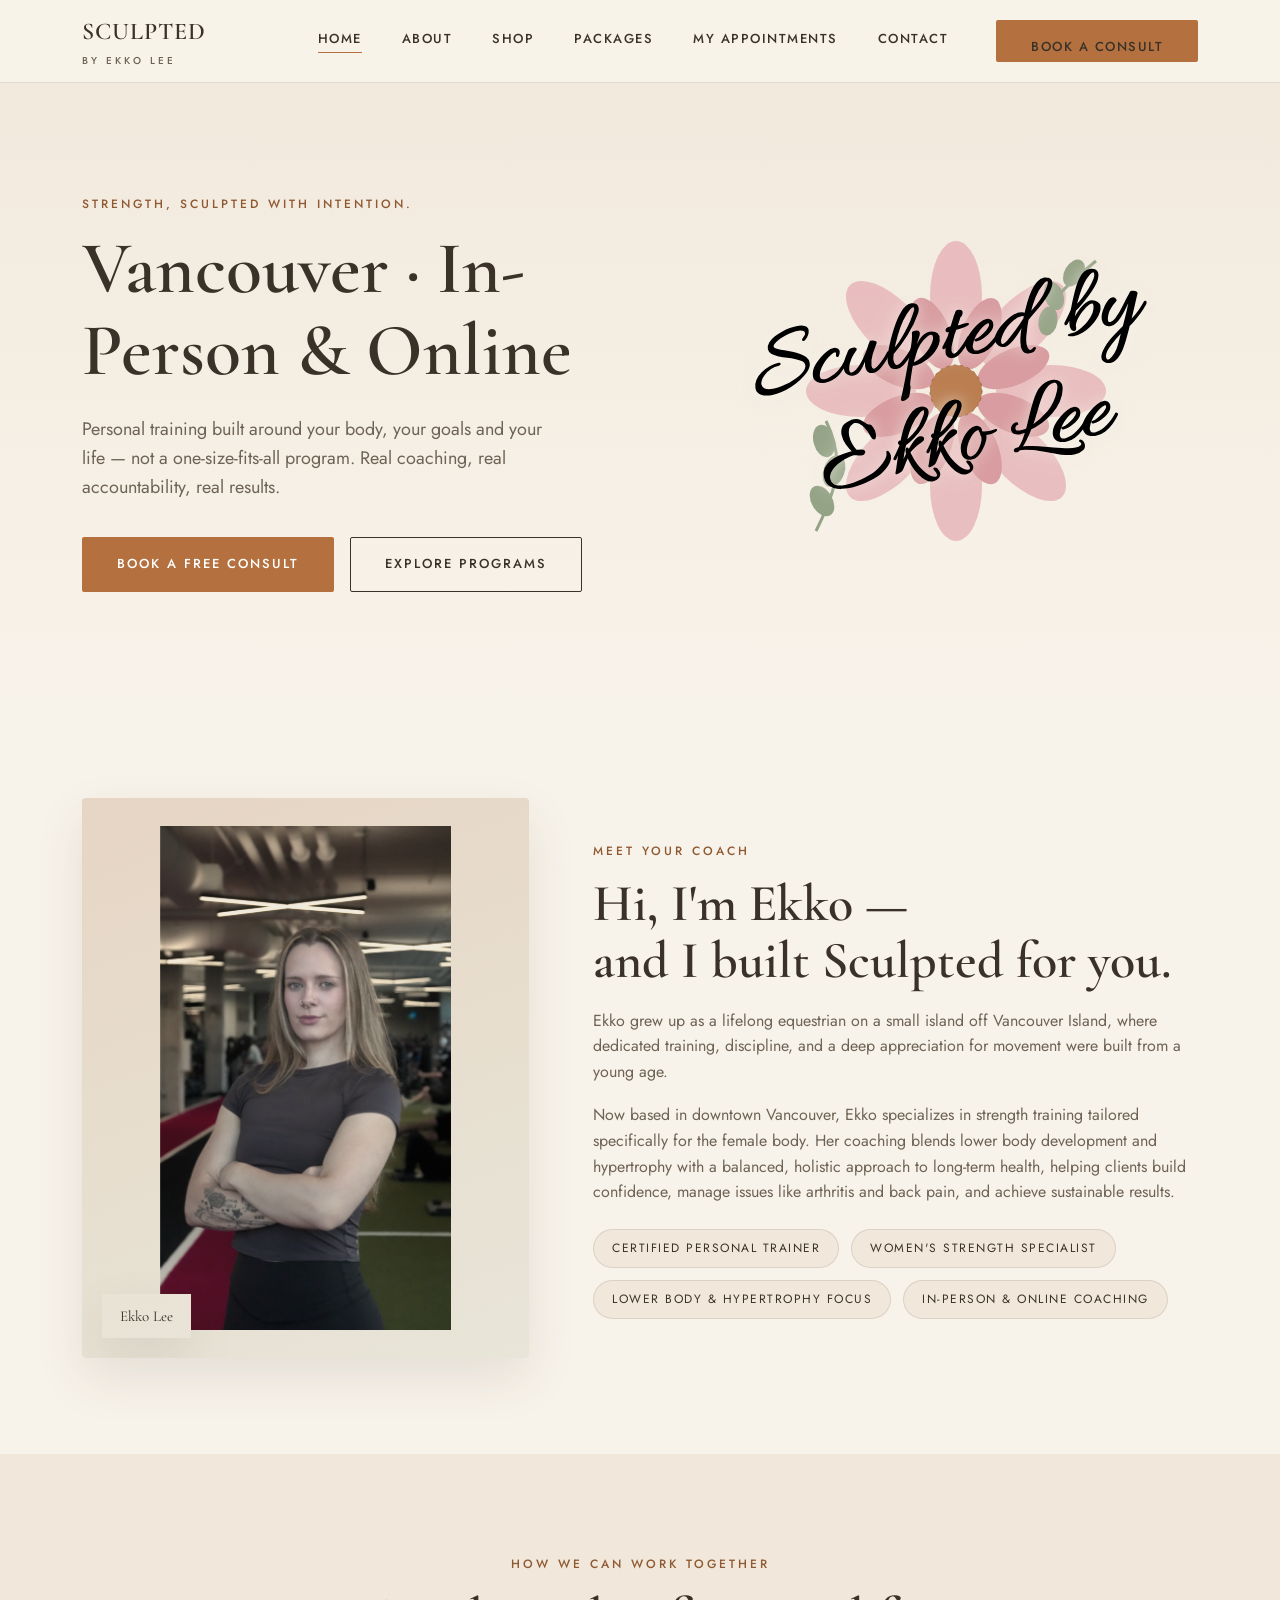
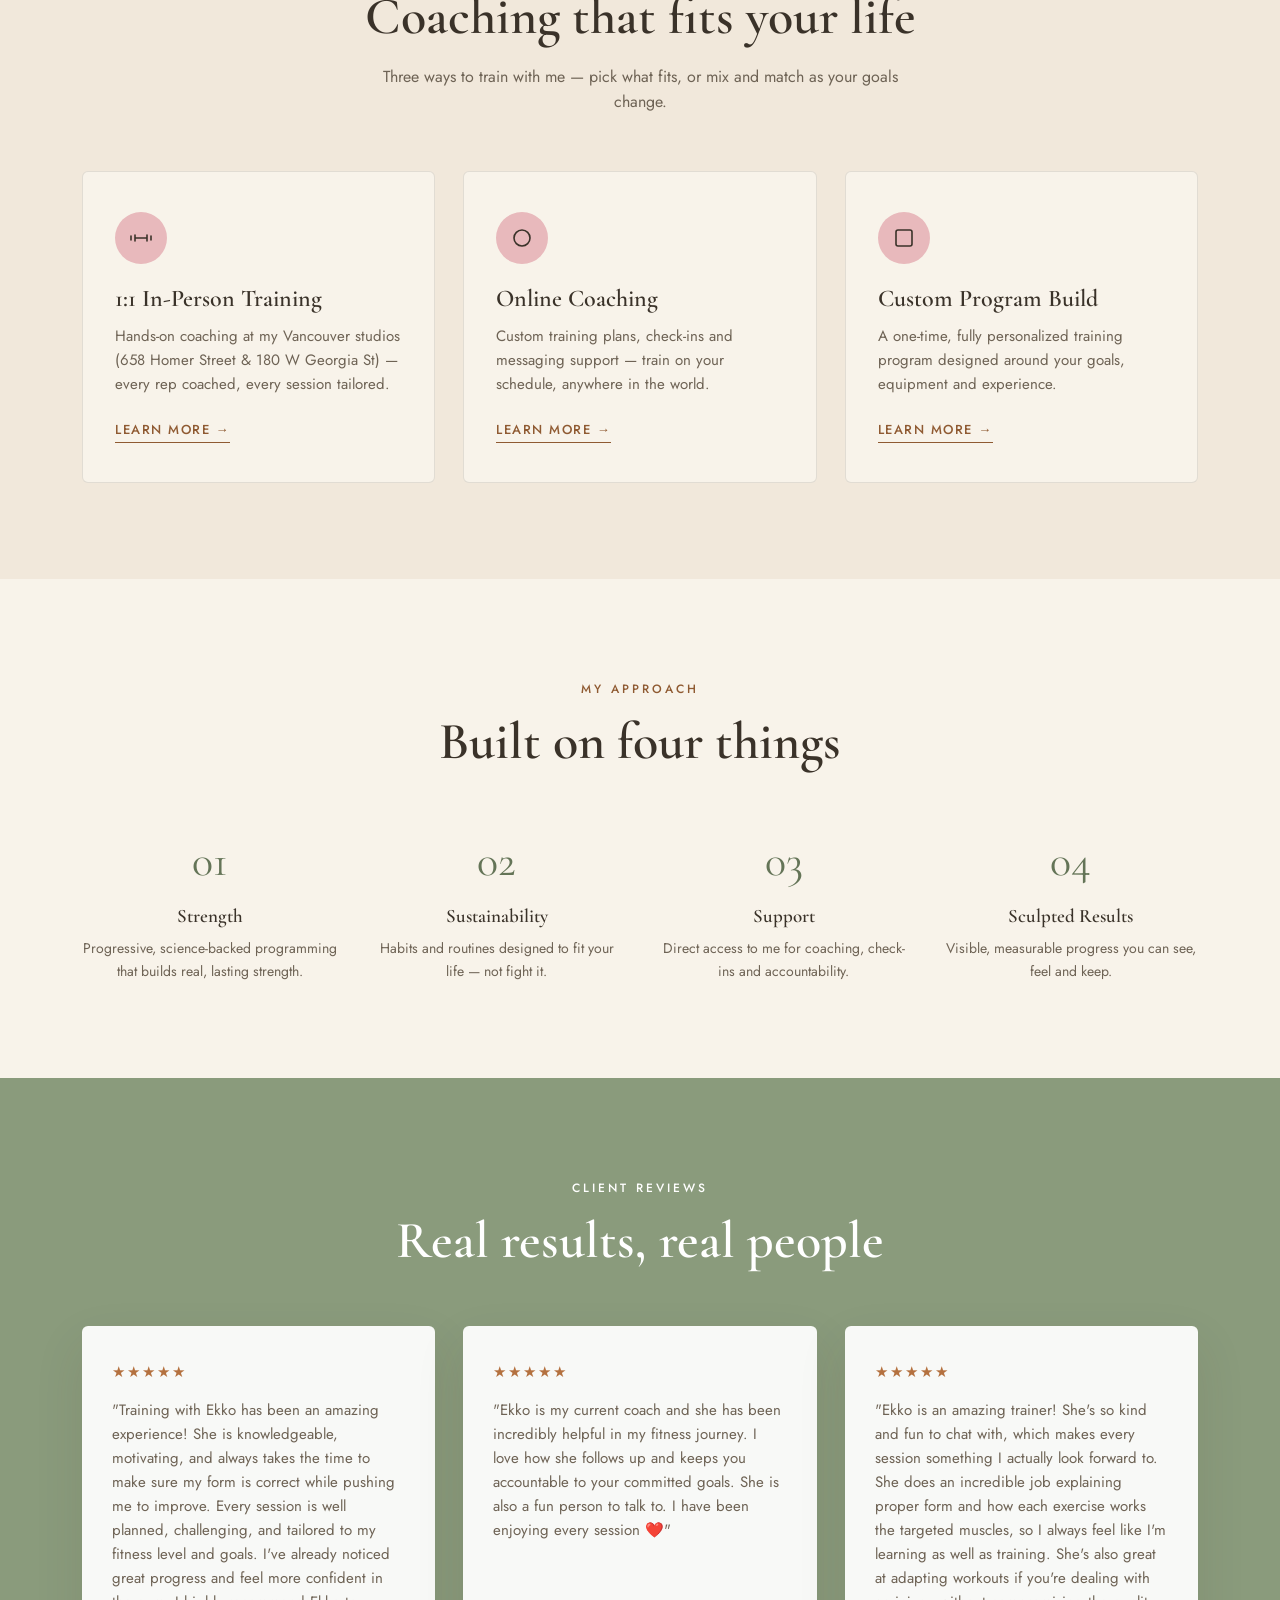
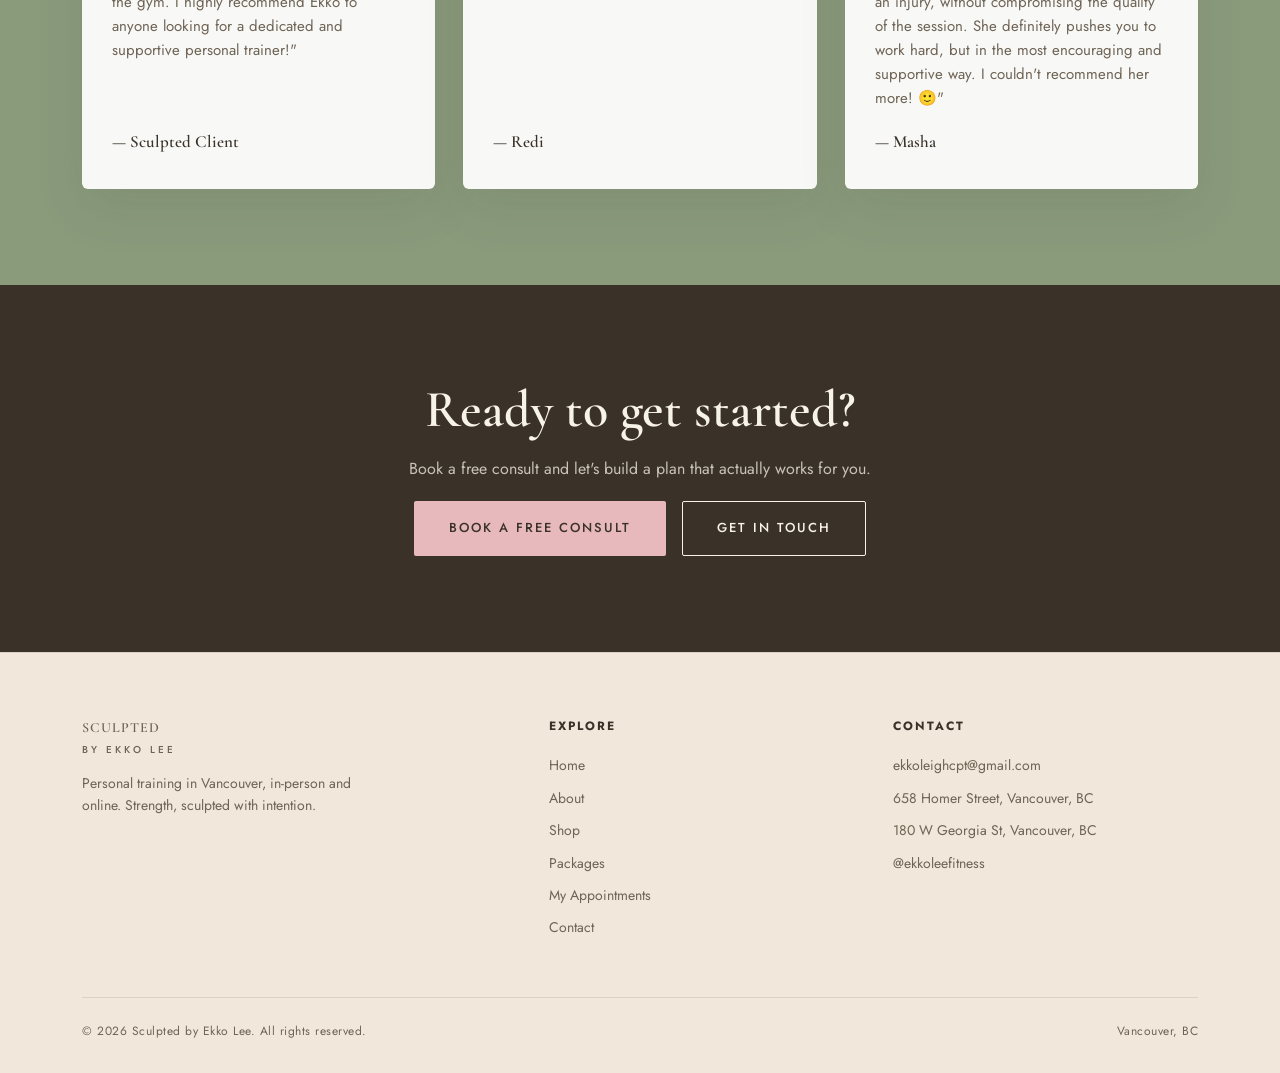
<file: index.html>
<!DOCTYPE html>
<html lang="en">
<head>
<meta charset="UTF-8"/>
<meta name="viewport" content="width=device-width, initial-scale=1.0"/>
<title>Sculpted by Ekko Lee | Personal Training in Vancouver</title>
<meta name="description" content="Sculpted by Ekko Lee — personal training in Vancouver. 1:1 coaching, online programs and custom plans built around real, sustainable strength."/>
<meta name="keywords" content="personal trainer Vancouver, Sculpted by Ekko Lee, online personal training, women's strength coaching, body recomposition, 658 Homer Street, 180 W Georgia St"/>
<meta property="og:title" content="Sculpted by Ekko Lee | Personal Training"/>
<meta property="og:description" content="Personalized strength coaching, in-person and online. Book your free consult today."/>
<meta property="og:type" content="website"/>
<!-- Update og:url / canonical once this site has its own domain -->
<link rel="icon" href="data:image/svg+xml,%3Csvg xmlns='http://www.w3.org/2000/svg' viewBox='0 0 100 100'%3E%3Ctext y='.9em' font-size='90'%3E%F0%9F%8C%B8%3C/text%3E%3C/svg%3E">
<link href="https://fonts.googleapis.com/css2?family=Cormorant+Garamond:wght@500;600;700&family=Jost:wght@400;500;600&family=Allura&display=swap" rel="stylesheet"/>
<link rel="stylesheet" href="styles.css"/>
</head>
<body>

<header class="site-nav">
  <div class="nav-inner">
    <a href="index.html" class="logo">SCULPTED<small>by Ekko Lee</small></a>
    <nav class="nav-links">
      <a href="index.html" class="active">Home</a>
      <a href="index.html#about">About</a>
      <a href="shop.html">Shop</a>
      <a href="packages.html">Packages</a>
      <a href="appointments.html">My Appointments</a>
      <a href="contact.html">Contact</a>
      <a href="contact.html?service=Free%20Consult" class="btn btn-primary nav-cta">Book a Consult</a>
    </nav>
    <button class="nav-toggle" aria-label="Toggle menu"><span></span><span></span><span></span></button>
  </div>
</header>

<!-- ============ HERO ============ -->
<section class="hero">
  <div class="hero-inner">
    <div class="hero-copy">
      <span class="eyebrow">Strength, sculpted with intention.</span>
      <h1>Vancouver &middot; In-Person &amp; Online</h1>
      <p class="hero-sub">Personal training built around your body, your goals and your life — not a one-size-fits-all program. Real coaching, real accountability, real results.</p>
      <div class="hero-actions">
        <a href="contact.html?service=Free%20Consult" class="btn btn-primary">Book a Free Consult</a>
        <a href="shop.html" class="btn btn-outline">Explore Programs</a>
      </div>
    </div>
    <div class="hero-art">
      <!-- Dahlia bloom, inline SVG -->
      <svg width="320" height="320" viewBox="0 0 320 320" fill="none" xmlns="http://www.w3.org/2000/svg" class="botanical" style="position:static;">
        <g transform="translate(160,160)">
          <g>
            <ellipse cx="0" cy="-95" rx="26" ry="55" fill="#E8B9BC"/>
            <ellipse cx="67" cy="-67" rx="26" ry="55" fill="#E8B9BC" transform="rotate(45 67 -67)"/>
            <ellipse cx="95" cy="0" rx="26" ry="55" fill="#E8B9BC" transform="rotate(90 95 0)"/>
            <ellipse cx="67" cy="67" rx="26" ry="55" fill="#E8B9BC" transform="rotate(135 67 67)"/>
            <ellipse cx="0" cy="95" rx="26" ry="55" fill="#E8B9BC" transform="rotate(180 0 95)"/>
            <ellipse cx="-67" cy="67" rx="26" ry="55" fill="#E8B9BC" transform="rotate(225 -67 67)"/>
            <ellipse cx="-95" cy="0" rx="26" ry="55" fill="#E8B9BC" transform="rotate(270 -95 0)"/>
            <ellipse cx="-67" cy="-67" rx="26" ry="55" fill="#E8B9BC" transform="rotate(315 -67 -67)"/>
          </g>
          <g transform="rotate(22.5)">
            <ellipse cx="0" cy="-62" rx="18" ry="38" fill="#D69499"/>
            <ellipse cx="44" cy="-44" rx="18" ry="38" fill="#D69499" transform="rotate(45 44 -44)"/>
            <ellipse cx="62" cy="0" rx="18" ry="38" fill="#D69499" transform="rotate(90 62 0)"/>
            <ellipse cx="44" cy="44" rx="18" ry="38" fill="#D69499" transform="rotate(135 44 44)"/>
            <ellipse cx="0" cy="62" rx="18" ry="38" fill="#D69499" transform="rotate(180 0 62)"/>
            <ellipse cx="-44" cy="44" rx="18" ry="38" fill="#D69499" transform="rotate(225 -44 44)"/>
            <ellipse cx="-62" cy="0" rx="18" ry="38" fill="#D69499" transform="rotate(270 -62 0)"/>
            <ellipse cx="-44" cy="-44" rx="18" ry="38" fill="#D69499" transform="rotate(315 -44 -44)"/>
          </g>
          <circle r="26" fill="#B4713F"/>
          <circle r="26" fill="none" stroke="#8F5A32" stroke-width="1" stroke-dasharray="3 4"/>
        </g>
        <!-- eucalyptus sprigs -->
        <g stroke="#8A9B7C" stroke-width="3" fill="#8A9B7C">
          <path d="M20 300 C 40 260, 50 230, 30 190" fill="none"/>
          <ellipse cx="26" cy="270" rx="9" ry="15" transform="rotate(-30 26 270)"/>
          <ellipse cx="38" cy="240" rx="9" ry="15" transform="rotate(20 38 240)"/>
          <ellipse cx="28" cy="210" rx="9" ry="15" transform="rotate(-15 28 210)"/>
          <path d="M300 30 C 270 55, 250 70, 250 100" fill="none"/>
          <ellipse cx="278" cy="42" rx="8" ry="13" transform="rotate(30 278 42)"/>
          <ellipse cx="258" cy="65" rx="8" ry="13" transform="rotate(-20 258 65)"/>
          <ellipse cx="252" cy="90" rx="8" ry="13" transform="rotate(10 252 90)"/>
        </g>
      </svg>
      <div class="hero-art-script">Sculpted by Ekko Lee</div>
    </div>
  </div>
</section>

<!-- ============ ABOUT ============ -->
<section class="about" id="about">
  <div class="container about-grid">
    <div class="about-photo">
      <img src="assets/ekko.jpg" alt="Ekko Lee, personal trainer"/>
      <div class="frame-tag">Ekko Lee</div>
    </div>
    <div class="about-copy">
      <span class="eyebrow">Meet Your Coach</span>
      <h2 class="section-title">Hi, I'm Ekko —<br/>and I built Sculpted for you.</h2>
      <p>Ekko grew up as a lifelong equestrian on a small island off Vancouver Island, where dedicated training, discipline, and a deep appreciation for movement were built from a young age.</p>
      <p>Now based in downtown Vancouver, Ekko specializes in strength training tailored specifically for the female body. Her coaching blends lower body development and hypertrophy with a balanced, holistic approach to long-term health, helping clients build confidence, manage issues like arthritis and back pain, and achieve sustainable results.</p>
      <div class="credentials">
        <span class="credential-pill">Certified Personal Trainer</span>
        <span class="credential-pill">Women's Strength Specialist</span>
        <span class="credential-pill">Lower Body &amp; Hypertrophy Focus</span>
        <span class="credential-pill">In-Person &amp; Online Coaching</span>
      </div>
    </div>
  </div>
</section>

<!-- ============ SERVICES ============ -->
<section class="services">
  <div class="container center" style="max-width:640px;">
    <span class="eyebrow">How We Can Work Together</span>
    <h2 class="section-title">Coaching that fits your life</h2>
    <p class="section-sub center">Three ways to train with me — pick what fits, or mix and match as your goals change.</p>
  </div>
  <div class="container">
    <div class="card-grid">
      <div class="service-card">
        <div class="icon">
          <svg width="24" height="24" viewBox="0 0 24 24" fill="none"><path d="M6 9v6M18 9v6M2 10v4M22 10v4M6 12h12" stroke="#3A3229" stroke-width="1.6" stroke-linecap="round" stroke-linejoin="round"/></svg>
        </div>
        <h3>1:1 In-Person Training</h3>
        <p>Hands-on coaching at my Vancouver studios (658 Homer Street &amp; 180 W Georgia St) — every rep coached, every session tailored.</p>
        <a href="packages.html#in-person-pricing">Learn more →</a>
      </div>
      <div class="service-card">
        <div class="icon">
          <svg width="24" height="24" viewBox="0 0 24 24" fill="none"><circle cx="12" cy="12" r="8" stroke="#3A3229" stroke-width="1.6"/></svg>
        </div>
        <h3>Online Coaching</h3>
        <p>Custom training plans, check-ins and messaging support — train on your schedule, anywhere in the world.</p>
        <a href="shop.html#online">Learn more →</a>
      </div>
      <div class="service-card">
        <div class="icon">
          <svg width="24" height="24" viewBox="0 0 24 24" fill="none"><rect x="4" y="4" width="16" height="16" rx="2" stroke="#3A3229" stroke-width="1.6"/></svg>
        </div>
        <h3>Custom Program Build</h3>
        <p>A one-time, fully personalized training program designed around your goals, equipment and experience.</p>
        <a href="packages.html#custom-pricing">Learn more →</a>
      </div>
    </div>
  </div>
</section>

<!-- ============ PILLARS ============ -->
<section class="pillars">
  <div class="container center" style="max-width:640px;">
    <span class="eyebrow">My Approach</span>
    <h2 class="section-title">Built on four things</h2>
  </div>
  <div class="container">
    <div class="pillar-grid">
      <div class="pillar"><div class="pillar-num">01</div><h4>Strength</h4><p>Progressive, science-backed programming that builds real, lasting strength.</p></div>
      <div class="pillar"><div class="pillar-num">02</div><h4>Sustainability</h4><p>Habits and routines designed to fit your life — not fight it.</p></div>
      <div class="pillar"><div class="pillar-num">03</div><h4>Support</h4><p>Direct access to me for coaching, check-ins and accountability.</p></div>
      <div class="pillar"><div class="pillar-num">04</div><h4>Sculpted Results</h4><p>Visible, measurable progress you can see, feel and keep.</p></div>
    </div>
  </div>
</section>

<!-- ============ REVIEWS ============ -->
<section class="reviews">
  <div class="container center" style="max-width:640px;">
    <span class="eyebrow" style="color:#fff;">Client Reviews</span>
    <h2 class="section-title" style="color:#fff;">Real results, real people</h2>
  </div>
  <div class="container">
    <div class="review-grid">
      <div class="review-card">
        <div class="review-stars">★★★★★</div>
        <p>"Training with Ekko has been an amazing experience! She is knowledgeable, motivating, and always takes the time to make sure my form is correct while pushing me to improve. Every session is well planned, challenging, and tailored to my fitness level and goals. I've already noticed great progress and feel more confident in the gym. I highly recommend Ekko to anyone looking for a dedicated and supportive personal trainer!"</p>
        <span class="review-name">— Sculpted Client</span>
      </div>
      <div class="review-card">
        <div class="review-stars">★★★★★</div>
        <p>"Ekko is my current coach and she has been incredibly helpful in my fitness journey. I love how she follows up and keeps you accountable to your committed goals. She is also a fun person to talk to. I have been enjoying every session ❤️"</p>
        <span class="review-name">— Redi</span>
      </div>
      <div class="review-card">
        <div class="review-stars">★★★★★</div>
        <p>"Ekko is an amazing trainer! She's so kind and fun to chat with, which makes every session something I actually look forward to. She does an incredible job explaining proper form and how each exercise works the targeted muscles, so I always feel like I'm learning as well as training. She's also great at adapting workouts if you're dealing with an injury, without compromising the quality of the session. She definitely pushes you to work hard, but in the most encouraging and supportive way. I couldn't recommend her more! 🙂"</p>
        <span class="review-name">— Masha</span>
      </div>
    </div>
  </div>
</section>

<!-- ============ CTA ============ -->
<section class="cta-banner">
  <div class="container center" style="max-width:640px;">
    <h2 class="section-title">Ready to get started?</h2>
    <p class="section-sub">Book a free consult and let's build a plan that actually works for you.</p>
    <div class="cta-actions">
      <a href="contact.html?service=Free%20Consult" class="btn btn-blush">Book a Free Consult</a>
      <a href="contact.html" class="btn btn-outline" style="border-color:var(--cream);color:var(--cream);">Get in Touch</a>
    </div>
  </div>
</section>

<!-- ============ FOOTER ============ -->
<footer>
  <div class="container">
    <div class="footer-grid">
      <div class="footer-brand">
        <a href="index.html" class="logo">SCULPTED<small>by Ekko Lee</small></a>
        <p>Personal training in Vancouver, in-person and online. Strength, sculpted with intention.</p>
      </div>
      <div>
        <h5>Explore</h5>
        <a href="index.html">Home</a>
        <a href="index.html#about">About</a>
        <a href="shop.html">Shop</a>
        <a href="packages.html">Packages</a>
        <a href="appointments.html">My Appointments</a>
        <a href="contact.html">Contact</a>
      </div>
      <div>
        <h5>Contact</h5>
        <a href="mailto:ekkoleighcpt@gmail.com">ekkoleighcpt@gmail.com</a>
        <a href="contact.html">658 Homer Street, Vancouver, BC</a>
        <a href="contact.html">180 W Georgia St, Vancouver, BC</a>
        <!-- TODO: swap in real Instagram handle -->
        <a href="https://www.instagram.com/ekkoleefitness/" target="_blank" rel="noopener">@ekkoleefitness</a>
      </div>
    </div>
    <div class="footer-bottom">
      <span>&copy; 2026 Sculpted by Ekko Lee. All rights reserved.</span>
      <span>Vancouver, BC</span>
    </div>
  </div>
</footer>

<script src="script.js"></script>
</body>
</html>
</file>
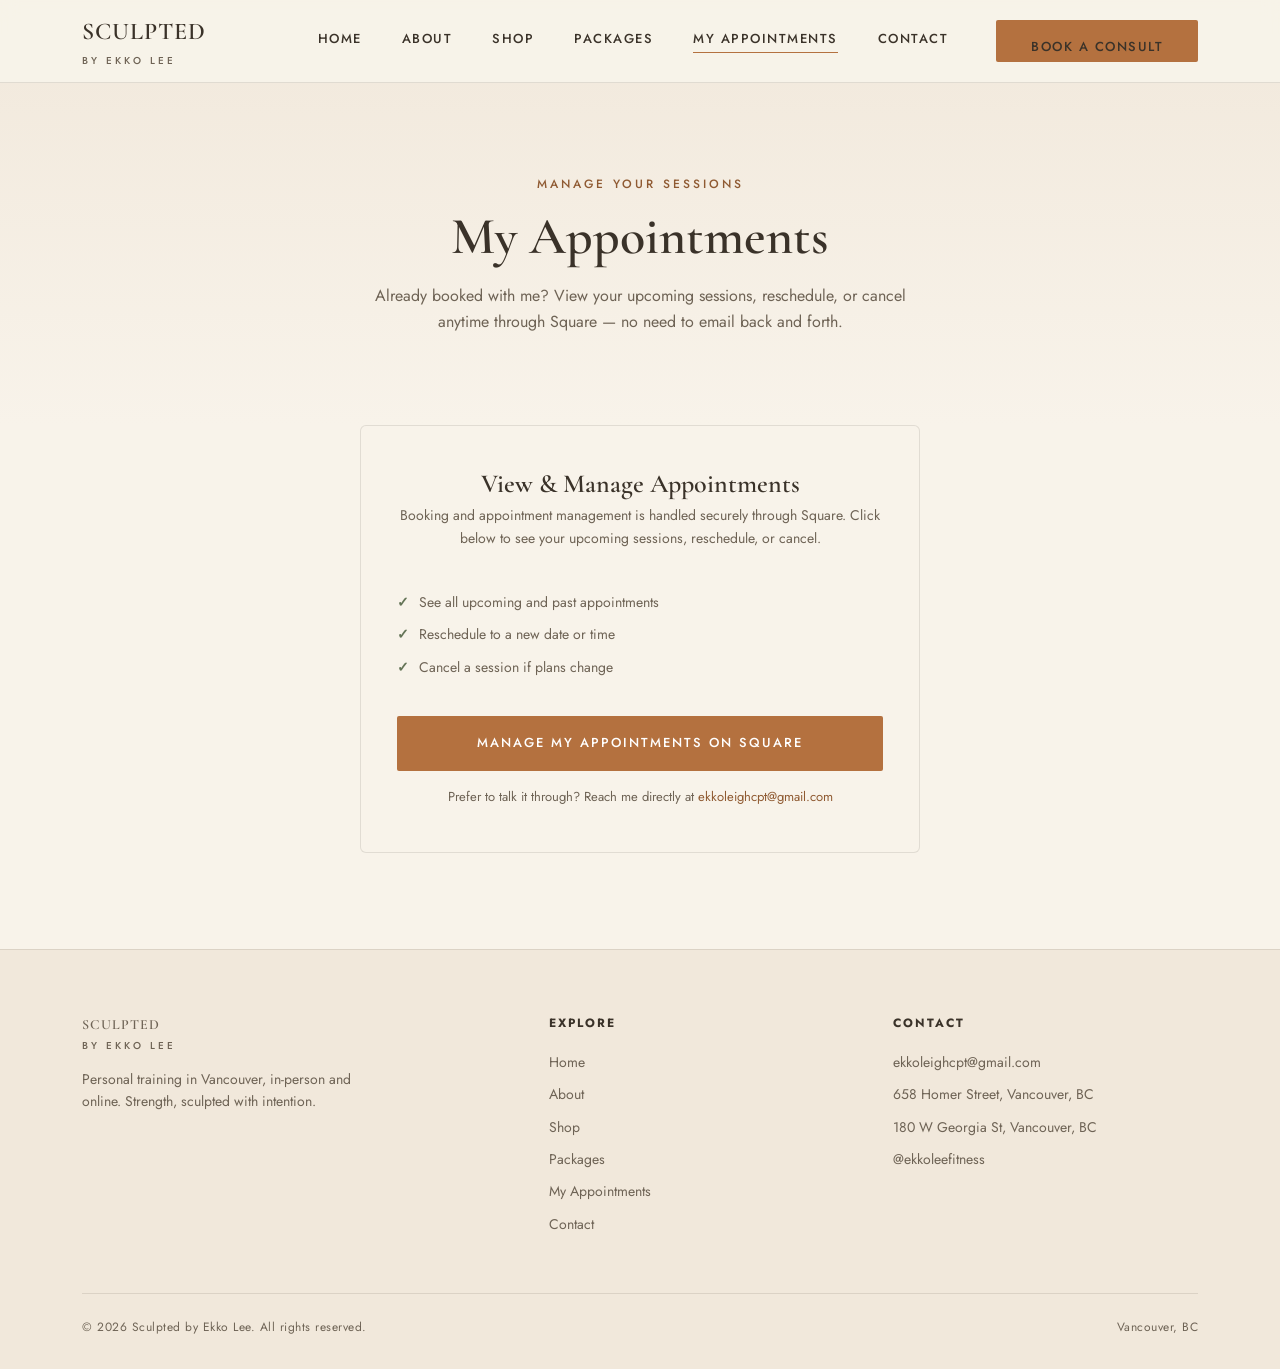
<file: appointments.html>
<!DOCTYPE html>
<html lang="en">
<head>
<meta charset="UTF-8"/>
<meta name="viewport" content="width=device-width, initial-scale=1.0"/>
<title>My Appointments | Sculpted by Ekko Lee</title>
<meta name="description" content="View, reschedule or cancel your training appointments with Ekko Lee via Square."/>
<link rel="icon" href="data:image/svg+xml,%3Csvg xmlns='http://www.w3.org/2000/svg' viewBox='0 0 100 100'%3E%3Ctext y='.9em' font-size='90'%3E%F0%9F%8C%B8%3C/text%3E%3C/svg%3E">
<link href="https://fonts.googleapis.com/css2?family=Cormorant+Garamond:wght@500;600;700&family=Jost:wght@400;500;600&display=swap" rel="stylesheet"/>
<link rel="stylesheet" href="styles.css"/>
</head>
<body>

<header class="site-nav">
  <div class="nav-inner">
    <a href="index.html" class="logo">SCULPTED<small>by Ekko Lee</small></a>
    <nav class="nav-links">
      <a href="index.html">Home</a>
      <a href="index.html#about">About</a>
      <a href="shop.html">Shop</a>
      <a href="packages.html">Packages</a>
      <a href="appointments.html" class="active">My Appointments</a>
      <a href="contact.html">Contact</a>
      <a href="contact.html?service=Free%20Consult" class="btn btn-primary nav-cta">Book a Consult</a>
    </nav>
    <button class="nav-toggle" aria-label="Toggle menu"><span></span><span></span><span></span></button>
  </div>
</header>

<section class="page-header">
  <div class="container center" style="max-width:640px;">
    <span class="eyebrow">Manage Your Sessions</span>
    <h1 class="section-title">My Appointments</h1>
    <p class="section-sub center">Already booked with me? View your upcoming sessions, reschedule, or cancel anytime through Square — no need to email back and forth.</p>
  </div>
</section>

<section style="padding-top:0;">
  <div class="container">
    <div class="offer-card" style="max-width:560px;margin:0 auto;text-align:center;">
      <h3>View &amp; Manage Appointments</h3>
      <p style="color:var(--ink-light);font-size:14px;margin-bottom:24px;">Booking and appointment management is handled securely through Square. Click below to see your upcoming sessions, reschedule, or cancel.</p>
      <ul style="text-align:left;">
        <li>See all upcoming and past appointments</li>
        <li>Reschedule to a new date or time</li>
        <li>Cancel a session if plans change</li>
      </ul>
      <a href="https://squareup.com/appointments/book/LBD7P65WY6WTE" target="_blank" rel="noopener" class="btn btn-primary btn-block">Manage My Appointments on Square</a>
      <p class="form-note">Prefer to talk it through? Reach me directly at <a href="mailto:ekkoleighcpt@gmail.com" style="color:var(--clay-dark);">ekkoleighcpt@gmail.com</a></p>
    </div>
  </div>
</section>

<footer>
  <div class="container">
    <div class="footer-grid">
      <div class="footer-brand">
        <a href="index.html" class="logo">SCULPTED<small>by Ekko Lee</small></a>
        <p>Personal training in Vancouver, in-person and online. Strength, sculpted with intention.</p>
      </div>
      <div>
        <h5>Explore</h5>
        <a href="index.html">Home</a>
        <a href="index.html#about">About</a>
        <a href="shop.html">Shop</a>
        <a href="packages.html">Packages</a>
        <a href="appointments.html">My Appointments</a>
        <a href="contact.html">Contact</a>
      </div>
      <div>
        <h5>Contact</h5>
        <a href="mailto:ekkoleighcpt@gmail.com">ekkoleighcpt@gmail.com</a>
        <a href="contact.html">658 Homer Street, Vancouver, BC</a>
        <a href="contact.html">180 W Georgia St, Vancouver, BC</a>
        <a href="https://www.instagram.com/ekkoleefitness/" target="_blank" rel="noopener">@ekkoleefitness</a>
      </div>
    </div>
    <div class="footer-bottom">
      <span>&copy; 2026 Sculpted by Ekko Lee. All rights reserved.</span>
      <span>Vancouver, BC</span>
    </div>
  </div>
</footer>

<script src="script.js"></script>
</body>
</html>
</file>
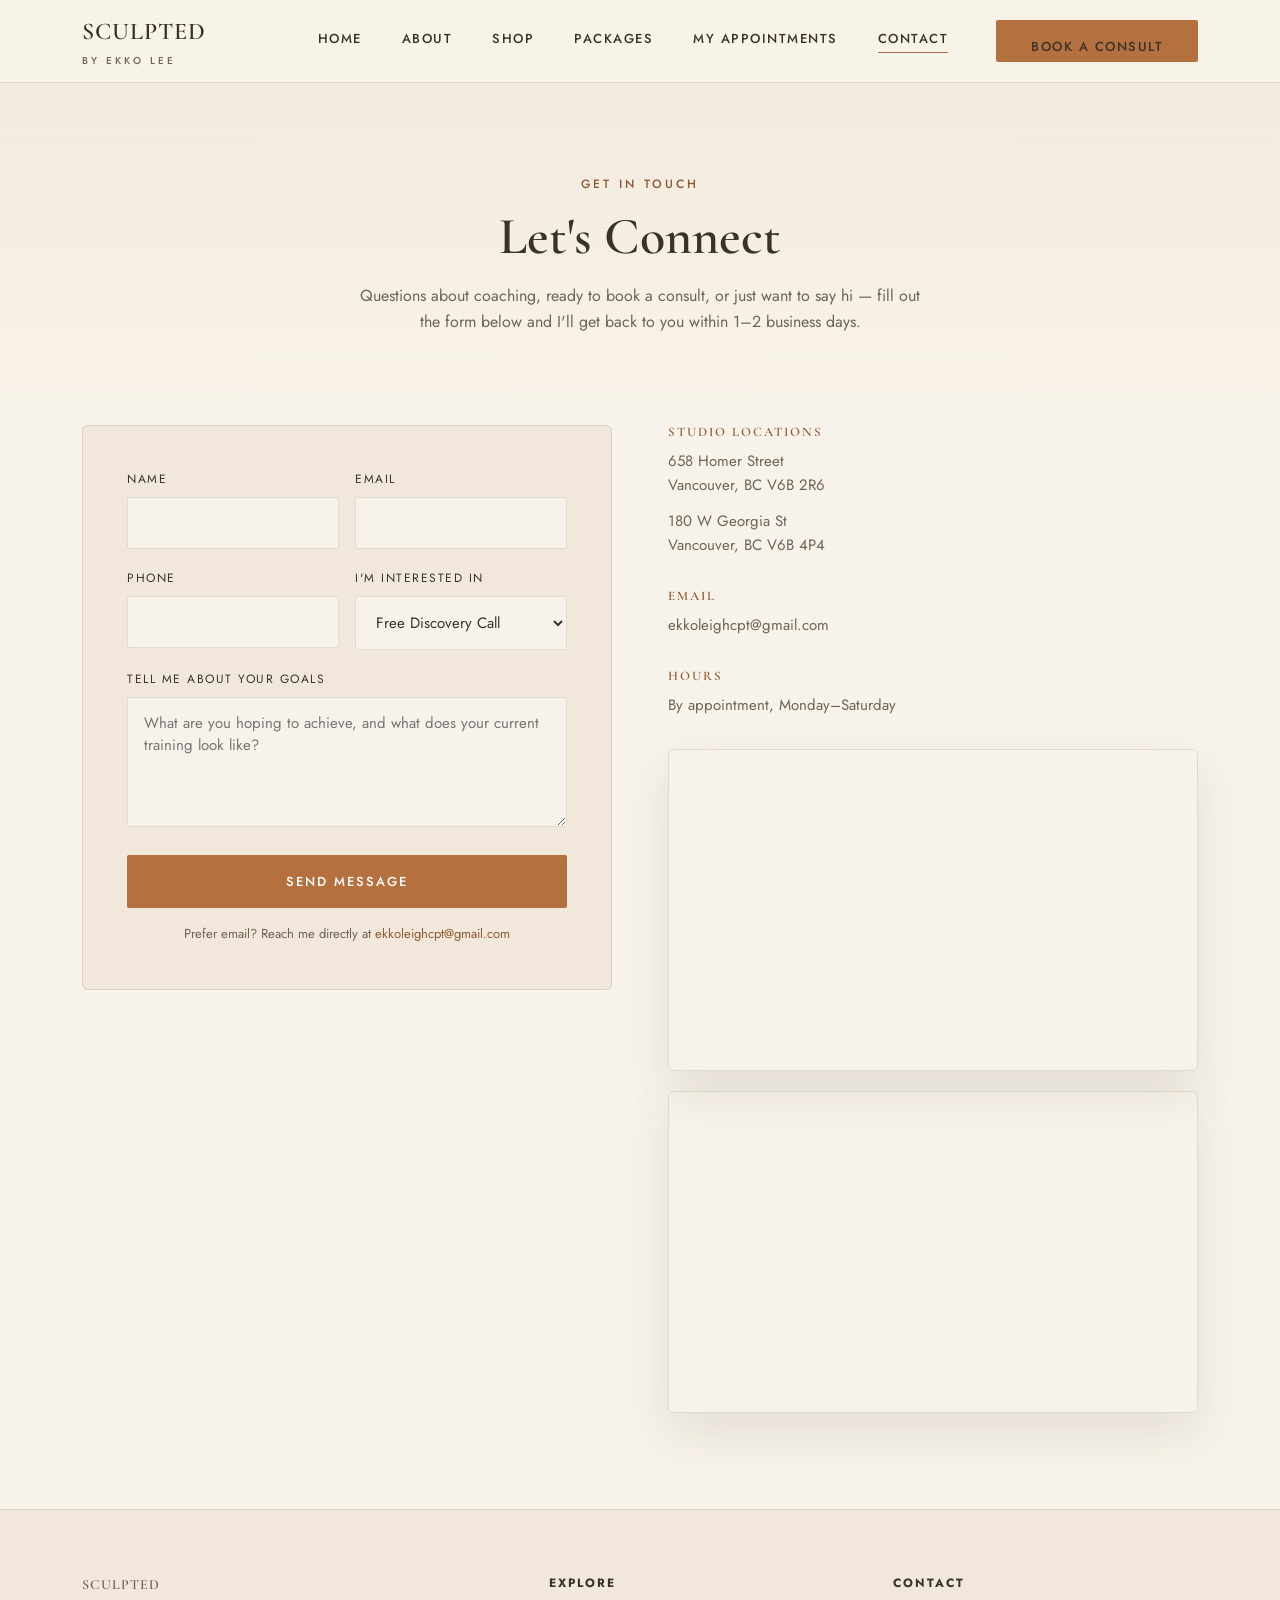
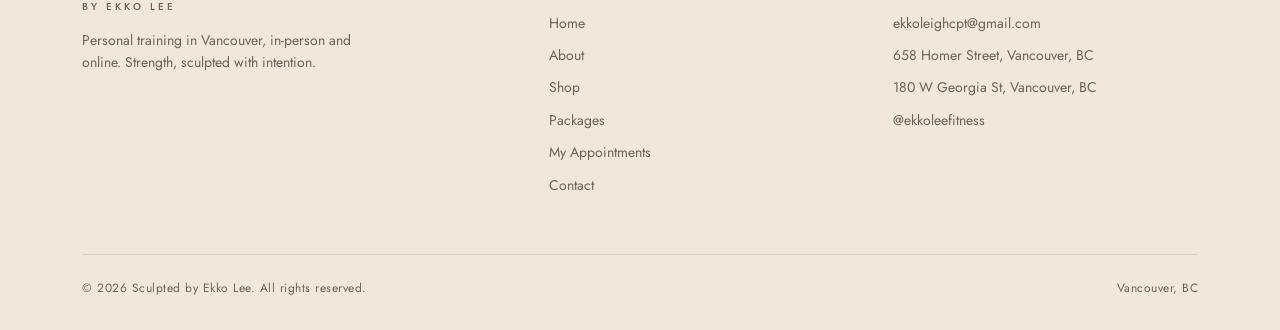
<file: contact.html>
<!DOCTYPE html>
<html lang="en">
<head>
<meta charset="UTF-8"/>
<meta name="viewport" content="width=device-width, initial-scale=1.0"/>
<title>Contact | Sculpted by Ekko Lee</title>
<meta name="description" content="Get in touch with Ekko Lee — Vancouver personal trainer. Book a consult, ask a question, or find the studio at 658 Homer Street or 180 W Georgia St."/>
<link rel="icon" href="data:image/svg+xml,%3Csvg xmlns='http://www.w3.org/2000/svg' viewBox='0 0 100 100'%3E%3Ctext y='.9em' font-size='90'%3E%F0%9F%8C%B8%3C/text%3E%3C/svg%3E">
<link href="https://fonts.googleapis.com/css2?family=Cormorant+Garamond:wght@500;600;700&family=Jost:wght@400;500;600&display=swap" rel="stylesheet"/>
<link rel="stylesheet" href="styles.css"/>
</head>
<body>

<header class="site-nav">
  <div class="nav-inner">
    <a href="index.html" class="logo">SCULPTED<small>by Ekko Lee</small></a>
    <nav class="nav-links">
      <a href="index.html">Home</a>
      <a href="index.html#about">About</a>
      <a href="shop.html">Shop</a>
      <a href="packages.html">Packages</a>
      <a href="appointments.html">My Appointments</a>
      <a href="contact.html" class="active">Contact</a>
      <a href="contact.html?service=Free%20Consult" class="btn btn-primary nav-cta">Book a Consult</a>
    </nav>
    <button class="nav-toggle" aria-label="Toggle menu"><span></span><span></span><span></span></button>
  </div>
</header>

<section class="page-header">
  <div class="container center" style="max-width:640px;">
    <span class="eyebrow">Get In Touch</span>
    <h1 class="section-title">Let's Connect</h1>
    <p class="section-sub center">Questions about coaching, ready to book a consult, or just want to say hi — fill out the form below and I'll get back to you within 1–2 business days.</p>
  </div>
</section>

<section style="padding-top:0;">
  <div class="container contact-grid">

    <!-- Contact form submissions are delivered via Formspree to ekkoleighcpt@gmail.com -->
    <form class="contact-form" id="contact-form" action="https://formspree.io/f/mbgjgoay" method="POST">
      <input type="hidden" name="_subject" value="New inquiry — Sculpted by Ekko Lee website"/>

      <div class="two-col">
        <div class="form-row">
          <label for="name">Name</label>
          <input type="text" id="name" name="name" required/>
        </div>
        <div class="form-row">
          <label for="email">Email</label>
          <input type="email" id="email" name="email" required/>
        </div>
      </div>

      <div class="two-col">
        <div class="form-row">
          <label for="phone">Phone</label>
          <input type="tel" id="phone" name="phone" required/>
        </div>
        <div class="form-row">
          <label for="service">I'm interested in</label>
          <select id="service" name="service">
            <option value="Free Consult">Free Discovery Call</option>
            <option value="Online Coaching">Online Coaching</option>
            <option value="Custom Program">Custom Program Build</option>
            <option value="In-Person Training">1:1 In-Person Training</option>
            <option value="General">General Question</option>
          </select>
        </div>
      </div>

      <div class="form-row">
        <label for="message">Tell me about your goals</label>
        <textarea id="message" name="message" placeholder="What are you hoping to achieve, and what does your current training look like?" required></textarea>
      </div>

      <button type="submit" class="btn btn-primary btn-block">Send Message</button>
      <p class="form-note">Prefer email? Reach me directly at <a href="mailto:ekkoleighcpt@gmail.com" style="color:var(--clay-dark);">ekkoleighcpt@gmail.com</a></p>
    </form>

    <div class="contact-info">
      <div class="info-block">
        <h4>Studio Locations</h4>
        <p>658 Homer Street<br/>Vancouver, BC V6B 2R6</p>
        <p style="margin-top:12px;">180 W Georgia St<br/>Vancouver, BC V6B 4P4</p>
      </div>
      <div class="info-block">
        <h4>Email</h4>
        <a href="mailto:ekkoleighcpt@gmail.com">ekkoleighcpt@gmail.com</a>
      </div>
      <div class="info-block">
        <h4>Hours</h4>
        <p>By appointment, Monday–Saturday</p>
      </div>
      <div class="map-frame">
        <iframe
          src="https://www.google.com/maps?q=658+Homer+Street,+Vancouver,+BC&output=embed"
          title="Map to 658 Homer Street, Vancouver, BC"
          loading="lazy"
          referrerpolicy="no-referrer-when-downgrade">
        </iframe>
      </div>
      <div class="map-frame">
        <iframe
          src="https://www.google.com/maps?q=180+W+Georgia+St,+Vancouver,+BC&output=embed"
          title="Map to 180 W Georgia St, Vancouver, BC"
          loading="lazy"
          referrerpolicy="no-referrer-when-downgrade">
        </iframe>
      </div>
    </div>

  </div>
</section>

<footer>
  <div class="container">
    <div class="footer-grid">
      <div class="footer-brand">
        <a href="index.html" class="logo">SCULPTED<small>by Ekko Lee</small></a>
        <p>Personal training in Vancouver, in-person and online. Strength, sculpted with intention.</p>
      </div>
      <div>
        <h5>Explore</h5>
        <a href="index.html">Home</a>
        <a href="index.html#about">About</a>
        <a href="shop.html">Shop</a>
        <a href="packages.html">Packages</a>
        <a href="appointments.html">My Appointments</a>
        <a href="contact.html">Contact</a>
      </div>
      <div>
        <h5>Contact</h5>
        <a href="mailto:ekkoleighcpt@gmail.com">ekkoleighcpt@gmail.com</a>
        <a href="contact.html">658 Homer Street, Vancouver, BC</a>
        <a href="contact.html">180 W Georgia St, Vancouver, BC</a>
        <a href="https://www.instagram.com/ekkoleefitness/" target="_blank" rel="noopener">@ekkoleefitness</a>
      </div>
    </div>
    <div class="footer-bottom">
      <span>&copy; 2026 Sculpted by Ekko Lee. All rights reserved.</span>
      <span>Vancouver, BC</span>
    </div>
  </div>
</footer>

<script src="script.js"></script>
</body>
</html>
</file>
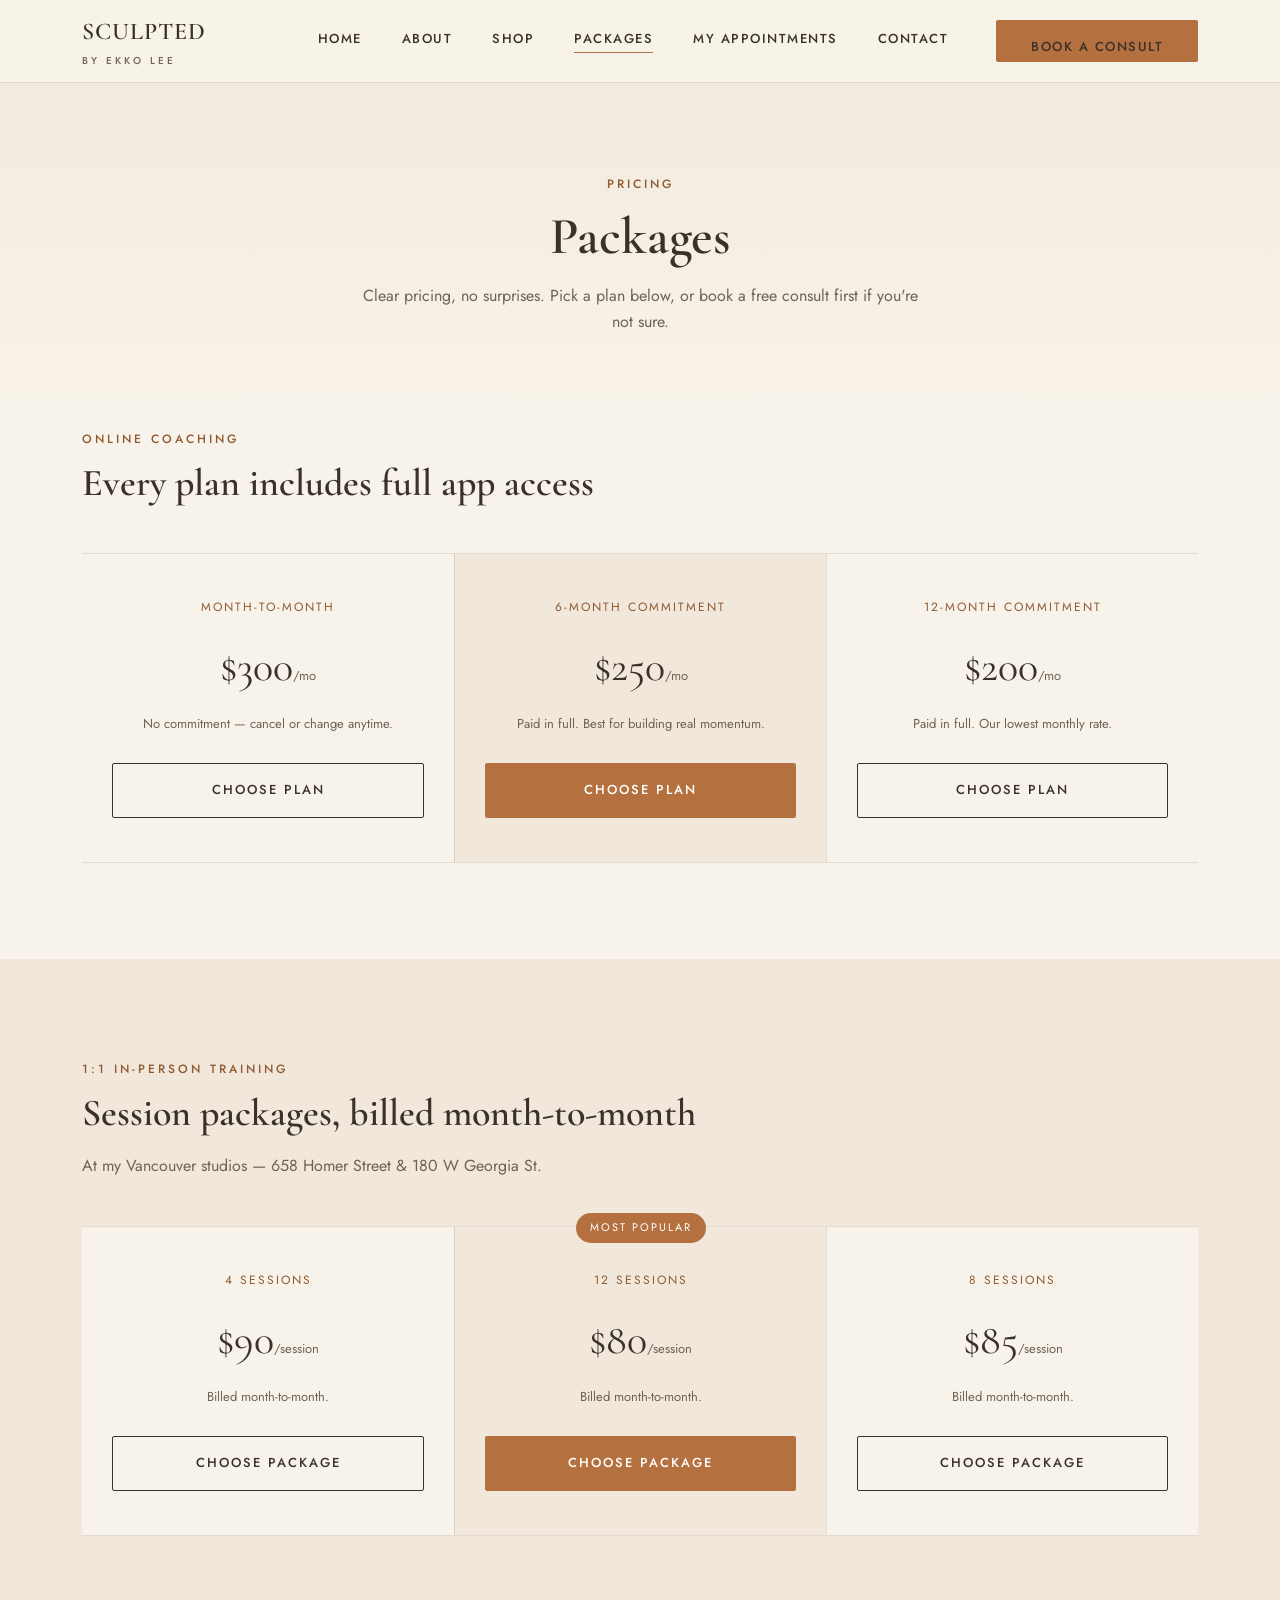
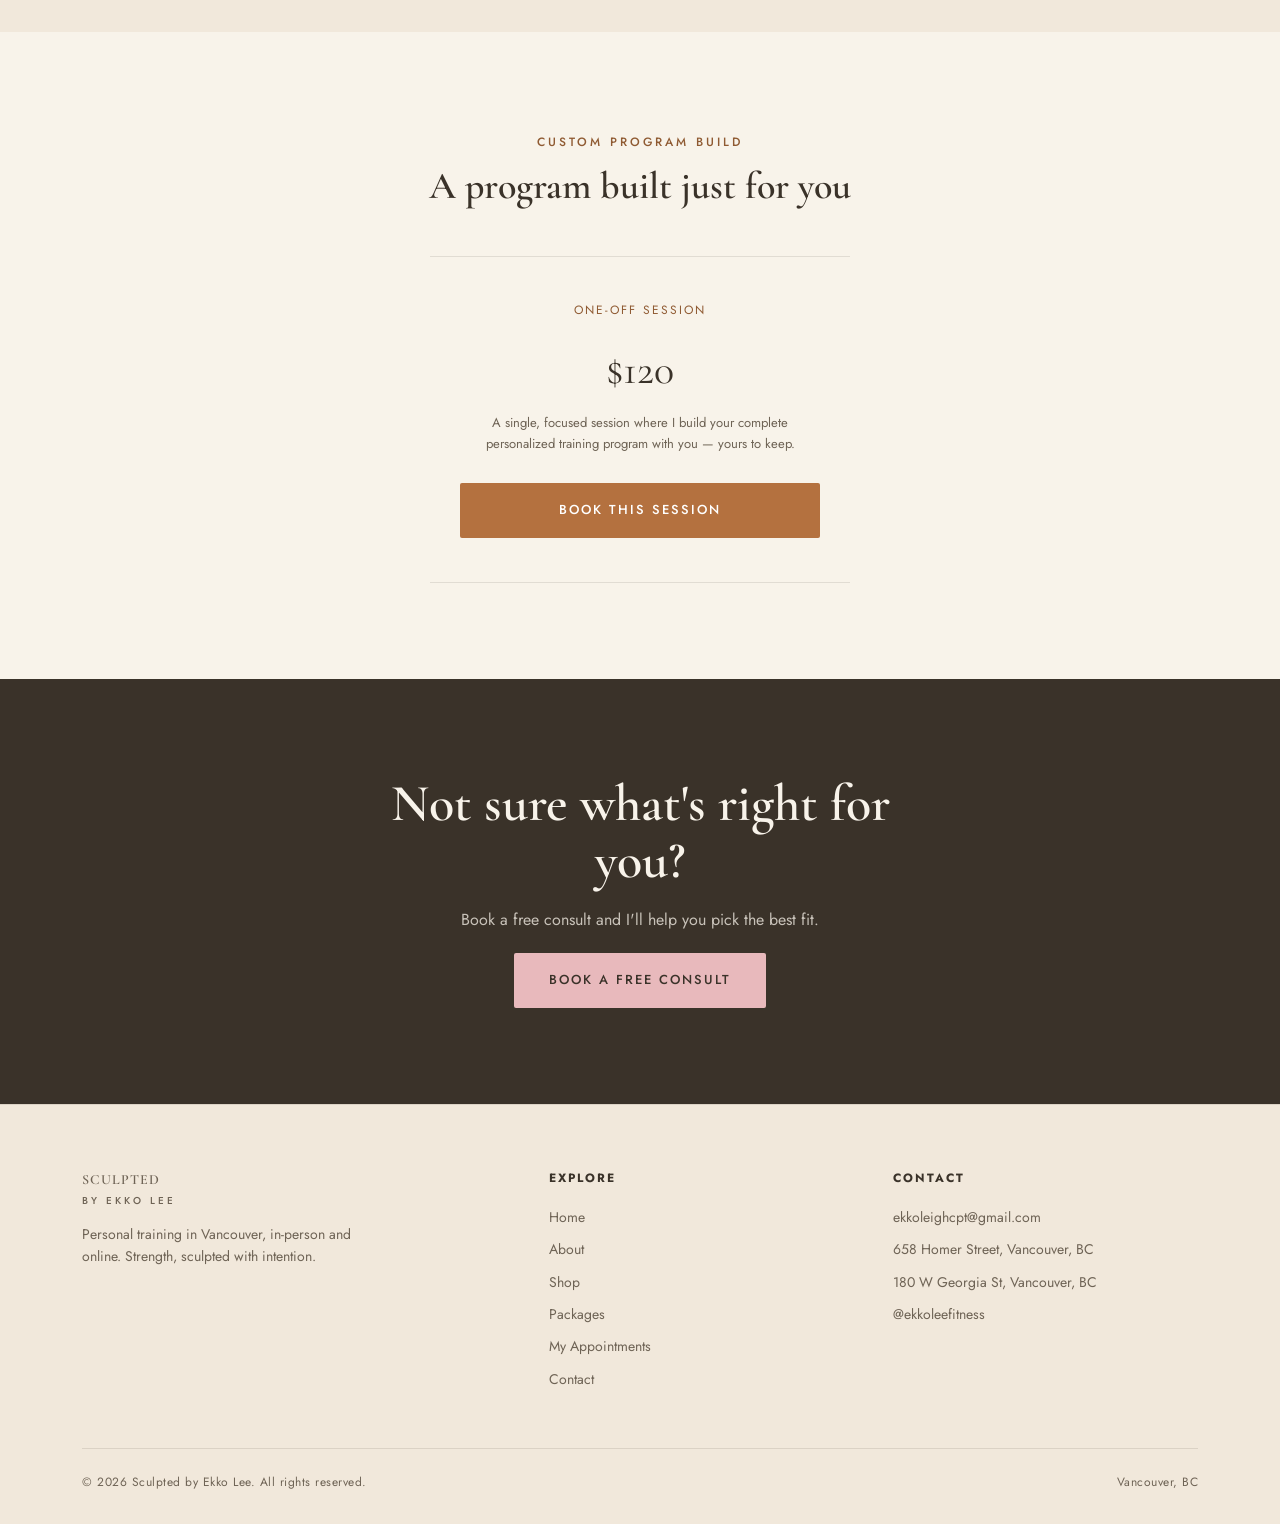
<file: packages.html>
<!DOCTYPE html>
<html lang="en">
<head>
<meta charset="UTF-8"/>
<meta name="viewport" content="width=device-width, initial-scale=1.0"/>
<title>Packages &amp; Pricing | Sculpted by Ekko Lee</title>
<meta name="description" content="Online coaching plans, in-person training packages and custom program pricing with Ekko Lee — Vancouver personal trainer."/>
<link rel="icon" href="data:image/svg+xml,%3Csvg xmlns='http://www.w3.org/2000/svg' viewBox='0 0 100 100'%3E%3Ctext y='.9em' font-size='90'%3E%F0%9F%8C%B8%3C/text%3E%3C/svg%3E">
<link href="https://fonts.googleapis.com/css2?family=Cormorant+Garamond:wght@500;600;700&family=Jost:wght@400;500;600&family=Allura&display=swap" rel="stylesheet"/>
<link rel="stylesheet" href="styles.css"/>
</head>
<body>

<header class="site-nav">
  <div class="nav-inner">
    <a href="index.html" class="logo">SCULPTED<small>by Ekko Lee</small></a>
    <nav class="nav-links">
      <a href="index.html">Home</a>
      <a href="index.html#about">About</a>
      <a href="shop.html">Shop</a>
      <a href="packages.html" class="active">Packages</a>
      <a href="appointments.html">My Appointments</a>
      <a href="contact.html">Contact</a>
      <a href="contact.html?service=Free%20Consult" class="btn btn-primary nav-cta">Book a Consult</a>
    </nav>
    <button class="nav-toggle" aria-label="Toggle menu"><span></span><span></span><span></span></button>
  </div>
</header>

<section class="page-header">
  <div class="container center" style="max-width:640px;">
    <span class="eyebrow">Pricing</span>
    <h1 class="section-title">Packages</h1>
    <p class="section-sub center">Clear pricing, no surprises. Pick a plan below, or book a free consult first if you're not sure.</p>
  </div>
</section>

<!-- ============ ONLINE COACHING ============ -->
<section id="online-pricing" style="padding-top:0;">
  <div class="container">
    <span class="eyebrow">Online Coaching</span>
    <h2 class="section-title" style="font-size:clamp(28px,3.4vw,38px);">Every plan includes full app access</h2>
    <div class="pricing-group pricing-grid">
      <div class="pricing-col">
        <div class="pricing-tier">Month-to-Month</div>
        <div class="pricing-amount">$300<span>/mo</span></div>
        <p class="pricing-desc">No commitment — cancel or change anytime.</p>
        <a href="contact.html?service=Online%20Coaching" class="btn btn-outline btn-block">Choose Plan</a>
      </div>
      <div class="pricing-col featured">
        <div class="pricing-tier">6-Month Commitment</div>
        <div class="pricing-amount">$250<span>/mo</span></div>
        <p class="pricing-desc">Paid in full. Best for building real momentum.</p>
        <a href="contact.html?service=Online%20Coaching" class="btn btn-primary btn-block">Choose Plan</a>
      </div>
      <div class="pricing-col">
        <div class="pricing-tier">12-Month Commitment</div>
        <div class="pricing-amount">$200<span>/mo</span></div>
        <p class="pricing-desc">Paid in full. Our lowest monthly rate.</p>
        <a href="contact.html?service=Online%20Coaching" class="btn btn-outline btn-block">Choose Plan</a>
      </div>
    </div>
  </div>
</section>

<!-- ============ IN-PERSON TRAINING ============ -->
<section id="in-person-pricing" class="services">
  <div class="container">
    <span class="eyebrow">1:1 In-Person Training</span>
    <h2 class="section-title" style="font-size:clamp(28px,3.4vw,38px);">Session packages, billed month-to-month</h2>
    <p class="section-sub">At my Vancouver studios — 658 Homer Street &amp; 180 W Georgia St.</p>
    <div class="pricing-group pricing-grid" style="background:var(--cream);">
      <div class="pricing-col">
        <div class="pricing-tier">4 Sessions</div>
        <div class="pricing-amount">$90<span>/session</span></div>
        <p class="pricing-desc">Billed month-to-month.</p>
        <a href="contact.html?service=In-Person%20Training" class="btn btn-outline btn-block">Choose Package</a>
      </div>
      <div class="pricing-col featured">
        <span class="badge" style="left:50%;transform:translateX(-50%);">Most Popular</span>
        <div class="pricing-tier">12 Sessions</div>
        <div class="pricing-amount">$80<span>/session</span></div>
        <p class="pricing-desc">Billed month-to-month.</p>
        <a href="contact.html?service=In-Person%20Training" class="btn btn-primary btn-block">Choose Package</a>
      </div>
      <div class="pricing-col">
        <div class="pricing-tier">8 Sessions</div>
        <div class="pricing-amount">$85<span>/session</span></div>
        <p class="pricing-desc">Billed month-to-month.</p>
        <a href="contact.html?service=In-Person%20Training" class="btn btn-outline btn-block">Choose Package</a>
      </div>
    </div>
  </div>
</section>

<!-- ============ CUSTOM PROGRAM BUILD ============ -->
<section id="custom-pricing">
  <div class="container center" style="max-width:640px;">
    <span class="eyebrow">Custom Program Build</span>
    <h2 class="section-title" style="font-size:clamp(28px,3.4vw,38px);">A program built just for you</h2>
  </div>
  <div class="pricing-single">
    <div class="pricing-tier">One-Off Session</div>
    <div class="pricing-amount">$120</div>
    <p class="pricing-desc">A single, focused session where I build your complete personalized training program with you — yours to keep.</p>
    <a href="contact.html?service=Custom%20Program" class="btn btn-primary btn-block">Book This Session</a>
  </div>
</section>

<!-- ============ CTA ============ -->
<section class="cta-banner">
  <div class="container center" style="max-width:640px;">
    <h2 class="section-title">Not sure what's right for you?</h2>
    <p class="section-sub">Book a free consult and I'll help you pick the best fit.</p>
    <div class="cta-actions">
      <a href="contact.html?service=Free%20Consult" class="btn btn-blush">Book a Free Consult</a>
    </div>
  </div>
</section>

<footer>
  <div class="container">
    <div class="footer-grid">
      <div class="footer-brand">
        <a href="index.html" class="logo">SCULPTED<small>by Ekko Lee</small></a>
        <p>Personal training in Vancouver, in-person and online. Strength, sculpted with intention.</p>
      </div>
      <div>
        <h5>Explore</h5>
        <a href="index.html">Home</a>
        <a href="index.html#about">About</a>
        <a href="shop.html">Shop</a>
        <a href="packages.html">Packages</a>
        <a href="appointments.html">My Appointments</a>
        <a href="contact.html">Contact</a>
      </div>
      <div>
        <h5>Contact</h5>
        <a href="mailto:ekkoleighcpt@gmail.com">ekkoleighcpt@gmail.com</a>
        <a href="contact.html">658 Homer Street, Vancouver, BC</a>
        <a href="contact.html">180 W Georgia St, Vancouver, BC</a>
        <a href="https://www.instagram.com/ekkoleefitness/" target="_blank" rel="noopener">@ekkoleefitness</a>
      </div>
    </div>
    <div class="footer-bottom">
      <span>&copy; 2026 Sculpted by Ekko Lee. All rights reserved.</span>
      <span>Vancouver, BC</span>
    </div>
  </div>
</footer>

<script src="script.js"></script>
</body>
</html>
</file>
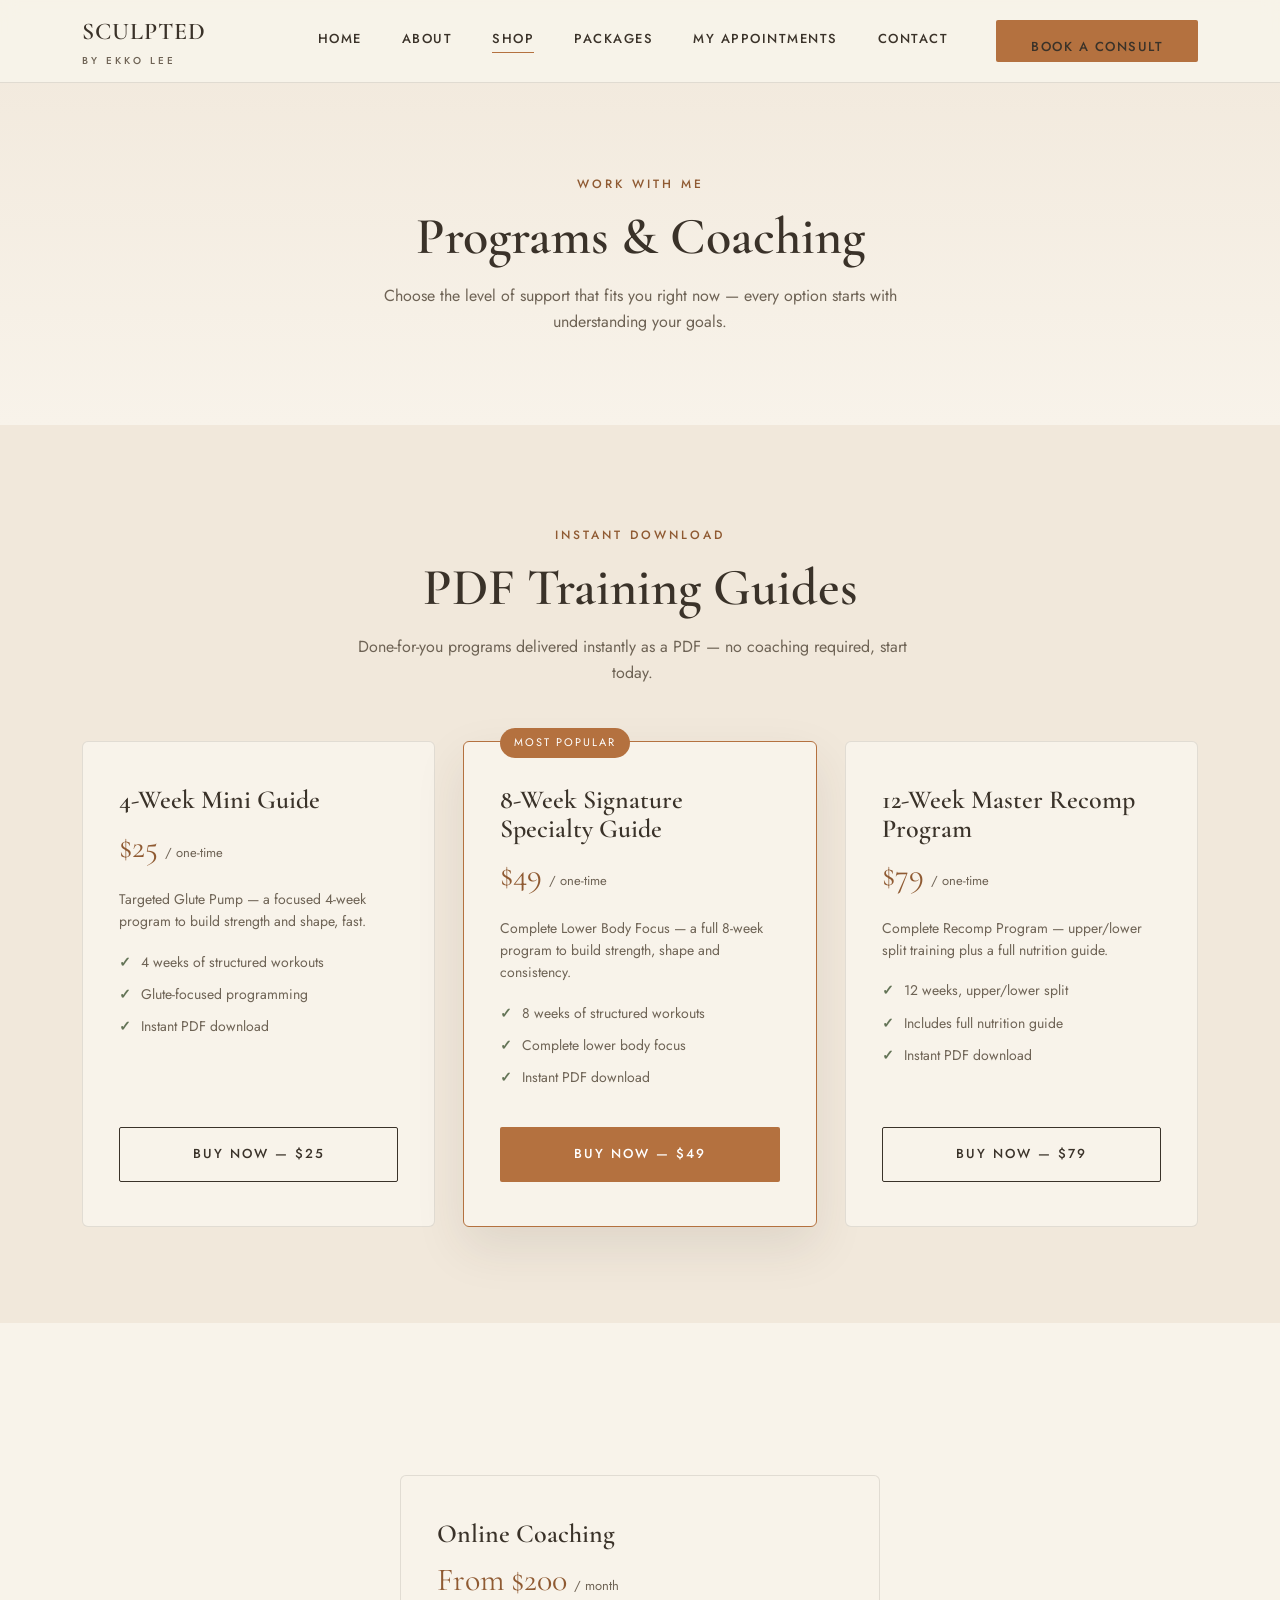
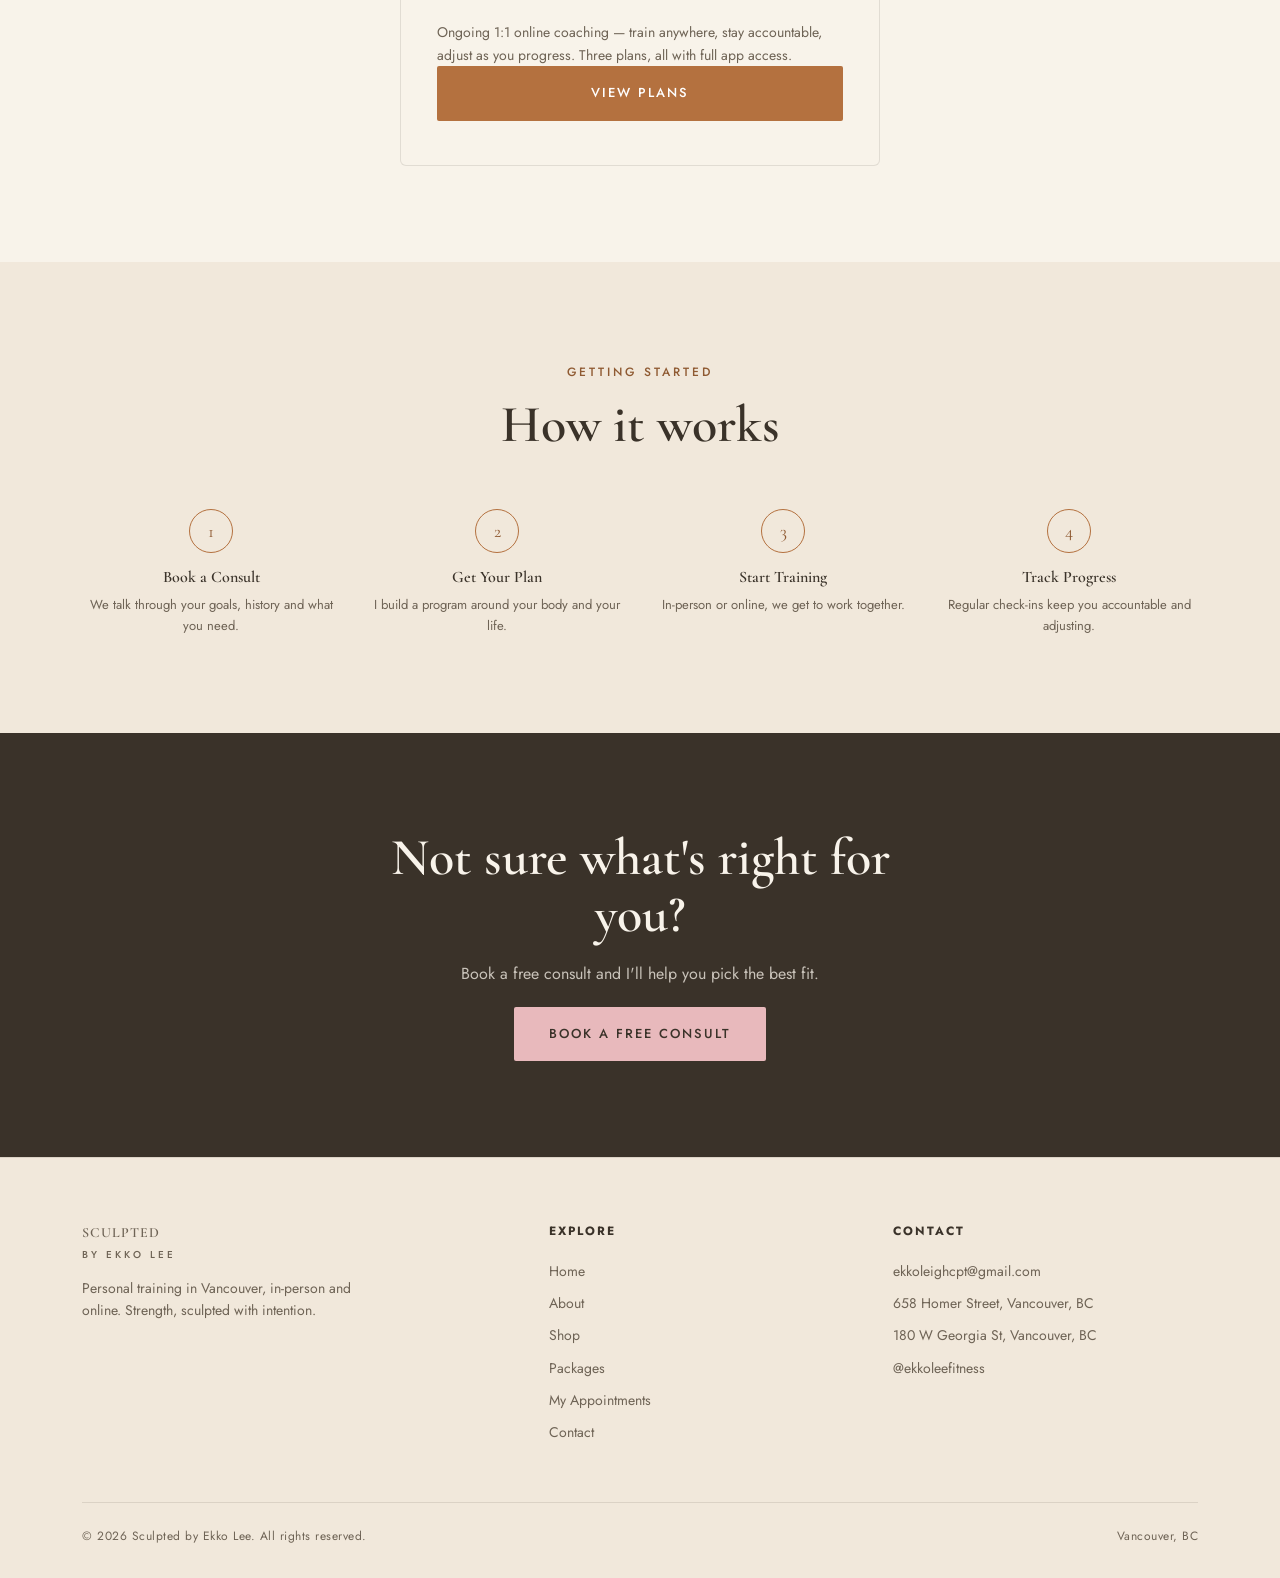
<file: shop.html>
<!DOCTYPE html>
<html lang="en">
<head>
<meta charset="UTF-8"/>
<meta name="viewport" content="width=device-width, initial-scale=1.0"/>
<title>Shop &amp; Book | Sculpted by Ekko Lee</title>
<meta name="description" content="Online coaching plans and instant-download PDF training guides with Ekko Lee — Vancouver personal trainer."/>
<link rel="icon" href="data:image/svg+xml,%3Csvg xmlns='http://www.w3.org/2000/svg' viewBox='0 0 100 100'%3E%3Ctext y='.9em' font-size='90'%3E%F0%9F%8C%B8%3C/text%3E%3C/svg%3E">
<link href="https://fonts.googleapis.com/css2?family=Cormorant+Garamond:wght@500;600;700&family=Jost:wght@400;500;600&family=Allura&display=swap" rel="stylesheet"/>
<link rel="stylesheet" href="styles.css"/>
</head>
<body>

<header class="site-nav">
  <div class="nav-inner">
    <a href="index.html" class="logo">SCULPTED<small>by Ekko Lee</small></a>
    <nav class="nav-links">
      <a href="index.html">Home</a>
      <a href="index.html#about">About</a>
      <a href="shop.html" class="active">Shop</a>
      <a href="packages.html">Packages</a>
      <a href="appointments.html">My Appointments</a>
      <a href="contact.html">Contact</a>
      <a href="contact.html?service=Free%20Consult" class="btn btn-primary nav-cta">Book a Consult</a>
    </nav>
    <button class="nav-toggle" aria-label="Toggle menu"><span></span><span></span><span></span></button>
  </div>
</header>

<section class="page-header">
  <div class="container center" style="max-width:640px;">
    <span class="eyebrow">Work With Me</span>
    <h1 class="section-title">Programs &amp; Coaching</h1>
    <p class="section-sub center">Choose the level of support that fits you right now — every option starts with understanding your goals.</p>
  </div>
</section>

<!-- ============ DIGITAL PROGRAMS ============ -->
<section id="digital-programs" class="services">
  <div class="container center" style="max-width:640px;">
    <span class="eyebrow">Instant Download</span>
    <h2 class="section-title">PDF Training Guides</h2>
    <p class="section-sub">Done-for-you programs delivered instantly as a PDF — no coaching required, start today.</p>
  </div>
  <div class="container">
    <div class="offer-grid cols-3">

      <div class="offer-card" id="mini-guide">
        <h3>4-Week Mini Guide</h3>
        <div class="offer-price">$25 <span>/ one-time</span></div>
        <p style="color:var(--ink-light);font-size:14px;">Targeted Glute Pump — a focused 4-week program to build strength and shape, fast.</p>
        <ul>
          <li>4 weeks of structured workouts</li>
          <li>Glute-focused programming</li>
          <li>Instant PDF download</li>
        </ul>
        <!-- TODO: wire up checkout (Stripe/Gumroad/Payhip, etc.) — placeholder link for now -->
        <a href="#" class="btn btn-outline btn-block">Buy Now — $25</a>
      </div>

      <div class="offer-card featured" id="signature-guide">
        <span class="badge">Most Popular</span>
        <h3>8-Week Signature Specialty Guide</h3>
        <div class="offer-price">$49 <span>/ one-time</span></div>
        <p style="color:var(--ink-light);font-size:14px;">Complete Lower Body Focus — a full 8-week program to build strength, shape and consistency.</p>
        <ul>
          <li>8 weeks of structured workouts</li>
          <li>Complete lower body focus</li>
          <li>Instant PDF download</li>
        </ul>
        <!-- TODO: wire up checkout (Stripe/Gumroad/Payhip, etc.) — placeholder link for now -->
        <a href="#" class="btn btn-primary btn-block">Buy Now — $49</a>
      </div>

      <div class="offer-card" id="master-program">
        <h3>12-Week Master Recomp Program</h3>
        <div class="offer-price">$79 <span>/ one-time</span></div>
        <p style="color:var(--ink-light);font-size:14px;">Complete Recomp Program — upper/lower split training plus a full nutrition guide.</p>
        <ul>
          <li>12 weeks, upper/lower split</li>
          <li>Includes full nutrition guide</li>
          <li>Instant PDF download</li>
        </ul>
        <!-- TODO: wire up checkout (Stripe/Gumroad/Payhip, etc.) — placeholder link for now -->
        <a href="#" class="btn btn-outline btn-block">Buy Now — $79</a>
      </div>

    </div>
  </div>
</section>

<!-- ============ OFFERS ============ -->
<section>
  <div class="container">
    <div class="offer-grid" style="grid-template-columns:1fr;max-width:480px;margin:56px auto 0;">

      <div class="offer-card" id="online">
        <h3>Online Coaching</h3>
        <div class="offer-price">From $200 <span>/ month</span></div>
        <p style="color:var(--ink-light);font-size:14px;">Ongoing 1:1 online coaching — train anywhere, stay accountable, adjust as you progress. Three plans, all with full app access.</p>
        <a href="packages.html#online-pricing" class="btn btn-primary btn-block">View Plans</a>
      </div>

    </div>
  </div>
</section>

<!-- ============ HOW IT WORKS ============ -->
<section class="services">
  <div class="container center" style="max-width:640px;">
    <span class="eyebrow">Getting Started</span>
    <h2 class="section-title">How it works</h2>
  </div>
  <div class="container">
    <div class="steps">
      <div class="step"><div class="step-num">1</div><h4>Book a Consult</h4><p>We talk through your goals, history and what you need.</p></div>
      <div class="step"><div class="step-num">2</div><h4>Get Your Plan</h4><p>I build a program around your body and your life.</p></div>
      <div class="step"><div class="step-num">3</div><h4>Start Training</h4><p>In-person or online, we get to work together.</p></div>
      <div class="step"><div class="step-num">4</div><h4>Track Progress</h4><p>Regular check-ins keep you accountable and adjusting.</p></div>
    </div>
  </div>
</section>

<!-- ============ CTA ============ -->
<section class="cta-banner">
  <div class="container center" style="max-width:640px;">
    <h2 class="section-title">Not sure what's right for you?</h2>
    <p class="section-sub">Book a free consult and I'll help you pick the best fit.</p>
    <div class="cta-actions">
      <a href="contact.html?service=Free%20Consult" class="btn btn-blush">Book a Free Consult</a>
    </div>
  </div>
</section>

<footer>
  <div class="container">
    <div class="footer-grid">
      <div class="footer-brand">
        <a href="index.html" class="logo">SCULPTED<small>by Ekko Lee</small></a>
        <p>Personal training in Vancouver, in-person and online. Strength, sculpted with intention.</p>
      </div>
      <div>
        <h5>Explore</h5>
        <a href="index.html">Home</a>
        <a href="index.html#about">About</a>
        <a href="shop.html">Shop</a>
        <a href="packages.html">Packages</a>
        <a href="appointments.html">My Appointments</a>
        <a href="contact.html">Contact</a>
      </div>
      <div>
        <h5>Contact</h5>
        <a href="mailto:ekkoleighcpt@gmail.com">ekkoleighcpt@gmail.com</a>
        <a href="contact.html">658 Homer Street, Vancouver, BC</a>
        <a href="contact.html">180 W Georgia St, Vancouver, BC</a>
        <a href="https://www.instagram.com/ekkoleefitness/" target="_blank" rel="noopener">@ekkoleefitness</a>
      </div>
    </div>
    <div class="footer-bottom">
      <span>&copy; 2026 Sculpted by Ekko Lee. All rights reserved.</span>
      <span>Vancouver, BC</span>
    </div>
  </div>
</footer>

<script src="script.js"></script>
</body>
</html>
</file>
<file: styles.css>
/* ============================================
   SCULPTED by Ekko Lee — shared styles
   Palette: earthy tones + light pink dahlia + eucalyptus
   ============================================ */

:root{
  --cream:#F8F3EA;
  --cream-alt:#F1E8DB;
  --clay:#B4713F;
  --clay-dark:#8F5A32;
  --sage:#8A9B7C;
  --sage-dark:#647457;
  --blush:#E8B9BC;
  --blush-dark:#D69499;
  --ink:#3A3229;
  --ink-light:#6E6355;
  --line:rgba(58,50,41,0.12);
  --shadow:0 20px 50px rgba(58,50,41,0.10);
  --serif:'Cormorant Garamond', Georgia, serif;
  --sans:'Jost', 'Helvetica Neue', Arial, sans-serif;
}

*{margin:0;padding:0;box-sizing:border-box;}
html{scroll-behavior:smooth;}
body{
  font-family:var(--sans);
  background:var(--cream);
  color:var(--ink);
  line-height:1.6;
  overflow-x:hidden;
}
a{color:inherit;text-decoration:none;}
img{max-width:100%;display:block;}
ul{list-style:none;}
button{font-family:inherit;cursor:pointer;}

.container{max-width:1180px;margin:0 auto;padding:0 32px;}

h1,h2,h3,h4{
  font-family:var(--serif);
  font-weight:600;
  color:var(--ink);
  line-height:1.1;
}

.eyebrow{
  font-family:var(--sans);
  font-size:12px;
  font-weight:500;
  letter-spacing:3px;
  text-transform:uppercase;
  color:var(--clay-dark);
  margin-bottom:14px;
  display:inline-block;
}

.section-title{
  font-size:clamp(32px,4.2vw,52px);
  margin-bottom:18px;
}

.section-sub{
  color:var(--ink-light);
  font-size:16px;
  max-width:560px;
  margin-bottom:20px;
}

.center{text-align:center;margin-left:auto;margin-right:auto;}

section{padding:96px 0;}
@media (max-width:700px){ section{padding:64px 0;} }

/* ---------- Buttons ---------- */
.btn{
  display:inline-flex;
  align-items:center;
  justify-content:center;
  gap:8px;
  font-family:var(--sans);
  font-size:13px;
  font-weight:500;
  letter-spacing:2px;
  text-transform:uppercase;
  padding:16px 34px;
  border-radius:2px;
  border:1px solid transparent;
  transition:all .25s ease;
  white-space:nowrap;
}
.btn-primary{background:var(--clay);color:#fff;}
.btn-primary:hover{background:var(--clay-dark);}
.btn-outline{background:transparent;border-color:var(--ink);color:var(--ink);}
.btn-outline:hover{background:var(--ink);color:var(--cream);}
.btn-blush{background:var(--blush);color:var(--ink);}
.btn-blush:hover{background:var(--blush-dark);}
.btn-block{width:100%;}

/* ---------- Nav ---------- */
header.site-nav{
  position:fixed;top:0;left:0;right:0;z-index:200;
  background:rgba(248,243,234,0.92);
  backdrop-filter:blur(8px);
  border-bottom:1px solid var(--line);
}
.nav-inner{
  max-width:1180px;margin:0 auto;padding:0 32px;
  height:82px;display:flex;align-items:center;justify-content:space-between;
}
.logo{
  font-family:var(--serif);
  font-size:24px;
  font-weight:600;
  letter-spacing:1px;
  color:var(--ink);
}
.logo em{font-style:normal;color:var(--clay);}
.logo small{
  display:block;font-family:var(--sans);font-style:normal;
  font-size:10px;letter-spacing:3px;text-transform:uppercase;
  color:var(--ink-light);margin-top:2px;font-weight:500;
}
.nav-links{display:flex;align-items:center;gap:40px;}
.nav-links a{
  font-size:13px;font-weight:500;letter-spacing:1.5px;text-transform:uppercase;
  color:var(--ink);position:relative;padding-bottom:4px;
}
.nav-links a::after{
  content:'';position:absolute;left:0;bottom:0;width:0;height:1px;
  background:var(--clay);transition:width .25s ease;
}
.nav-links a:hover::after,.nav-links a.active::after{width:100%;}
.nav-cta{margin-left:8px;}
.nav-toggle{display:none;flex-direction:column;gap:5px;background:none;border:none;padding:8px;}
.nav-toggle span{width:24px;height:2px;background:var(--ink);display:block;}

@media (max-width:860px){
  .nav-links{
    position:fixed;top:82px;left:0;right:0;bottom:0;
    background:var(--cream);
    flex-direction:column;justify-content:flex-start;align-items:flex-start;
    padding:40px 32px;gap:28px;
    transform:translateX(100%);transition:transform .3s ease;
  }
  .nav-links.open{transform:translateX(0);}
  .nav-toggle{display:flex;}
}

/* ---------- Botanical decorations ---------- */
.botanical{position:absolute;pointer-events:none;opacity:0.9;}

/* ---------- Hero ---------- */
.hero{
  position:relative;
  padding:190px 0 110px;
  background:linear-gradient(180deg,var(--cream-alt) 0%, var(--cream) 100%);
  overflow:hidden;
}
.hero-inner{
  max-width:1180px;margin:0 auto;padding:0 32px;
  display:grid;grid-template-columns:1.1fr 0.9fr;gap:40px;align-items:center;
}
.hero h1{font-size:clamp(42px,6vw,74px);margin-bottom:24px;}
.hero h1 em{font-style:normal;color:var(--clay);}
.hero-sub{font-size:18px;color:var(--ink-light);max-width:460px;margin-bottom:36px;}
.hero-actions{display:flex;gap:16px;flex-wrap:wrap;}
.hero-art{position:relative;display:flex;align-items:center;justify-content:center;}
.hero-art-script{
  position:absolute;top:50%;left:50%;transform:translate(-50%,-50%) rotate(-11deg);
  width:112%;
  font-family:'Allura',cursive;font-size:clamp(58px,8.6vw,98px);line-height:1.05;
  color:#000;-webkit-text-stroke:1.5px #000;text-stroke:1.5px #000;
  text-shadow:0 0 14px rgba(248,243,234,0.85), 0 0 28px rgba(248,243,234,0.6);
  text-align:center;pointer-events:none;
}

@media (max-width:900px){
  .hero-inner{grid-template-columns:1fr;text-align:center;}
  .hero-sub{margin-left:auto;margin-right:auto;}
  .hero-actions{justify-content:center;}
  .hero-art{order:-1;max-width:280px;margin:0 auto 20px;}
}

/* ---------- Divider ---------- */
.divider{display:flex;align-items:center;justify-content:center;gap:16px;margin:0 auto 40px;}
.divider .line{width:60px;height:1px;background:var(--line);}

/* ---------- About ---------- */
.about{background:var(--cream);}
.about-grid{display:grid;grid-template-columns:0.85fr 1.15fr;gap:64px;align-items:center;}
.about-photo{position:relative;border-radius:4px;overflow:hidden;box-shadow:var(--shadow);background:linear-gradient(160deg,var(--cream-alt),var(--cream));padding:28px;}
.about-photo img{
  width:100%;height:504px;object-fit:contain;object-position:center;border-radius:2px;
  filter:sepia(22%) saturate(78%) hue-rotate(-8deg) brightness(1.03) contrast(0.98);
}
.about-photo::after{
  content:'';position:absolute;inset:0;
  background:linear-gradient(160deg,rgba(180,113,63,0.14),rgba(138,155,124,0.14));
  mix-blend-mode:multiply;pointer-events:none;
}
.about-photo .frame-tag{
  position:absolute;bottom:20px;left:20px;background:var(--cream);
  padding:10px 18px;font-family:var(--serif);font-size:15px;color:var(--ink);
  box-shadow:var(--shadow);
}
.about-copy p{margin-bottom:18px;color:var(--ink-light);font-size:16px;}
.credentials{display:flex;flex-wrap:wrap;gap:12px;margin-top:24px;}
.credential-pill{
  background:var(--cream-alt);border:1px solid var(--line);
  padding:9px 18px;font-size:12px;letter-spacing:1.5px;text-transform:uppercase;
  border-radius:30px;color:var(--ink);
}

@media (max-width:900px){
  .about-grid{grid-template-columns:1fr;}
  .about-photo img{height:400px;}
}

/* ---------- Services / cards ---------- */
.services{background:var(--cream-alt);}
.card-grid{display:grid;grid-template-columns:repeat(3,1fr);gap:28px;margin-top:56px;}
.service-card{
  background:var(--cream);border:1px solid var(--line);border-radius:6px;
  padding:40px 32px;transition:transform .25s ease, box-shadow .25s ease;
}
.service-card:hover{transform:translateY(-6px);box-shadow:var(--shadow);}
.service-card .icon{
  width:52px;height:52px;border-radius:50%;background:var(--blush);
  display:flex;align-items:center;justify-content:center;margin-bottom:22px;
}
.service-card h3{font-size:24px;margin-bottom:12px;}
.service-card p{color:var(--ink-light);font-size:15px;margin-bottom:20px;}
.service-card a{font-size:13px;font-weight:500;letter-spacing:1.5px;text-transform:uppercase;color:var(--clay-dark);border-bottom:1px solid var(--clay-dark);padding-bottom:3px;}

@media (max-width:900px){.card-grid{grid-template-columns:1fr;}}

/* ---------- Pillars ---------- */
.pillars{background:var(--cream);}
.pillar-grid{display:grid;grid-template-columns:repeat(4,1fr);gap:32px;margin-top:56px;text-align:center;}
.pillar-num{font-family:var(--serif);font-size:44px;color:var(--sage-dark);margin-bottom:10px;}
.pillar h4{font-size:19px;margin-bottom:10px;}
.pillar p{font-size:14px;color:var(--ink-light);}
@media (max-width:900px){.pillar-grid{grid-template-columns:1fr 1fr;}}
@media (max-width:520px){.pillar-grid{grid-template-columns:1fr;}}

/* ---------- Reviews ---------- */
.reviews{background:var(--sage);}
.review-grid{display:grid;grid-template-columns:repeat(3,1fr);gap:28px;margin-top:56px;}
.review-card{background:rgba(255,255,255,0.94);border-radius:6px;padding:34px 30px;display:flex;flex-direction:column;box-shadow:var(--shadow);}
.review-stars{color:var(--clay);font-size:15px;letter-spacing:2px;margin-bottom:14px;}
.review-card p{font-size:15px;color:var(--ink-light);flex-grow:1;margin-bottom:18px;}
.review-name{font-family:var(--serif);font-size:17px;color:var(--ink);font-weight:600;}
@media (max-width:900px){.review-grid{grid-template-columns:1fr;}}

/* ---------- CTA banner ---------- */
.cta-banner{
  background:var(--ink);color:var(--cream);text-align:center;
}
.cta-banner h2{color:var(--cream);}
.cta-banner .section-sub{color:rgba(248,243,234,0.75);margin-left:auto;margin-right:auto;}
.cta-actions{display:flex;gap:16px;justify-content:center;flex-wrap:wrap;margin-top:12px;}

/* ---------- Footer ---------- */
footer{background:var(--cream-alt);padding:64px 0 32px;border-top:1px solid var(--line);}
.footer-grid{display:grid;grid-template-columns:1.4fr 1fr 1fr;gap:40px;margin-bottom:48px;}
.footer-grid h5{font-size:12px;letter-spacing:2px;text-transform:uppercase;margin-bottom:18px;color:var(--ink);}
.footer-grid p, .footer-grid a{font-size:14px;color:var(--ink-light);display:block;margin-bottom:10px;}
.footer-grid a:hover{color:var(--clay-dark);}
.footer-brand p{max-width:280px;color:var(--ink-light);font-size:14px;margin-top:14px;}
.footer-bottom{
  border-top:1px solid var(--line);padding-top:24px;
  display:flex;justify-content:space-between;flex-wrap:wrap;gap:12px;
  font-size:12px;color:var(--ink-light);letter-spacing:0.5px;
}
@media (max-width:800px){.footer-grid{grid-template-columns:1fr 1fr;}}
@media (max-width:520px){.footer-grid{grid-template-columns:1fr;}}

/* ---------- Shop page ---------- */
.page-header{
  padding:170px 0 70px;text-align:center;
  background:linear-gradient(180deg,var(--cream-alt),var(--cream));
}
.offer-grid{display:grid;grid-template-columns:repeat(2,1fr);gap:28px;margin-top:56px;}
.offer-grid.cols-3{grid-template-columns:repeat(3,1fr);}
.offer-card{
  background:var(--cream);border:1px solid var(--line);border-radius:6px;
  padding:44px 36px;position:relative;display:flex;flex-direction:column;
}
.offer-card.featured{border-color:var(--clay);box-shadow:var(--shadow);}
.badge{
  position:absolute;top:-14px;left:36px;background:var(--clay);color:#fff;
  font-size:11px;letter-spacing:2px;text-transform:uppercase;padding:6px 14px;border-radius:20px;
}
.offer-card h3{font-size:26px;margin-bottom:6px;}
.offer-price{font-family:var(--serif);font-size:32px;color:var(--clay-dark);margin-bottom:16px;}
.offer-price span{font-family:var(--sans);font-size:13px;color:var(--ink-light);}
.offer-card ul{margin:18px 0 28px;flex-grow:1;}
.offer-card li{
  font-size:14px;color:var(--ink-light);padding-left:22px;position:relative;margin-bottom:10px;
}
.offer-card li::before{content:'✓';position:absolute;left:0;color:var(--sage-dark);font-weight:600;}

@media (max-width:860px){.offer-grid{grid-template-columns:1fr;}}

.steps{display:grid;grid-template-columns:repeat(4,1fr);gap:28px;margin-top:56px;}
.step{text-align:center;}
.step-num{
  width:44px;height:44px;border-radius:50%;border:1px solid var(--clay);
  display:flex;align-items:center;justify-content:center;margin:0 auto 16px;
  font-family:var(--serif);color:var(--clay-dark);font-size:18px;
}
.step h4{font-size:16px;margin-bottom:8px;}
.step p{font-size:13px;color:var(--ink-light);}
@media (max-width:900px){.steps{grid-template-columns:1fr 1fr;}}
@media (max-width:520px){.steps{grid-template-columns:1fr;}}

/* ---------- Contact page ---------- */
.contact-grid{display:grid;grid-template-columns:1fr 1fr;gap:56px;align-items:start;}
.contact-form{background:var(--cream-alt);border:1px solid var(--line);border-radius:6px;padding:44px;}
.form-row{margin-bottom:20px;}
.form-row label{
  display:block;font-size:12px;letter-spacing:1.5px;text-transform:uppercase;
  margin-bottom:8px;color:var(--ink);
}
.form-row input,.form-row select,.form-row textarea{
  width:100%;padding:14px 16px;border:1px solid var(--line);border-radius:3px;
  background:var(--cream);font-family:var(--sans);font-size:15px;color:var(--ink);
}
.form-row textarea{min-height:130px;resize:vertical;}
.form-row input:focus,.form-row select:focus,.form-row textarea:focus{outline:none;border-color:var(--clay);}
.two-col{display:grid;grid-template-columns:1fr 1fr;gap:16px;}
.form-note{font-size:13px;color:var(--ink-light);margin-top:16px;text-align:center;}

.contact-info h4{font-size:13px;letter-spacing:2px;text-transform:uppercase;margin-bottom:10px;color:var(--clay-dark);}
.contact-info p, .contact-info a{color:var(--ink-light);font-size:15px;margin-bottom:6px;display:block;}
.info-block{margin-bottom:32px;}
.map-frame{border-radius:6px;overflow:hidden;border:1px solid var(--line);box-shadow:var(--shadow);margin-bottom:20px;}
.map-frame:last-child{margin-bottom:0;}
.map-frame iframe{width:100%;height:320px;border:0;display:block;filter:sepia(12%) saturate(85%);}

@media (max-width:900px){.contact-grid{grid-template-columns:1fr;} .two-col{grid-template-columns:1fr;}}

/* ---------- Packages page: clean pricing tables, no boxed cards ---------- */
.pricing-group{margin-top:48px;}
.pricing-grid{display:grid;grid-template-columns:repeat(3,1fr);border-top:1px solid var(--line);border-bottom:1px solid var(--line);}
.pricing-col{position:relative;padding:44px 30px;text-align:center;border-left:1px solid var(--line);display:flex;flex-direction:column;}
.pricing-col:first-child{border-left:none;}
.pricing-col.featured{background:var(--cream-alt);}
.pricing-tier{font-size:12px;letter-spacing:2px;text-transform:uppercase;color:var(--clay-dark);margin-bottom:16px;}
.pricing-amount{font-family:var(--serif);font-size:42px;color:var(--ink);margin-bottom:4px;}
.pricing-amount span{font-family:var(--sans);font-size:13px;color:var(--ink-light);}
.pricing-desc{font-size:13px;color:var(--ink-light);margin:10px 0 28px;flex-grow:1;}
.pricing-single{max-width:420px;margin:48px auto 0;text-align:center;border-top:1px solid var(--line);border-bottom:1px solid var(--line);padding:44px 30px;}
@media (max-width:800px){
  .pricing-grid{grid-template-columns:1fr;}
  .pricing-col{border-left:none;border-top:1px solid var(--line);}
  .pricing-col:first-child{border-top:none;}
  /* In-person session packages: featured package jumps to the front of the
     stack on small screens, regardless of its position in the desktop grid. */
  #in-person-pricing .pricing-col.featured{order:-1;border-top:none;}
  #in-person-pricing .pricing-col:not(.featured){border-top:1px solid var(--line);}
}
</file>
